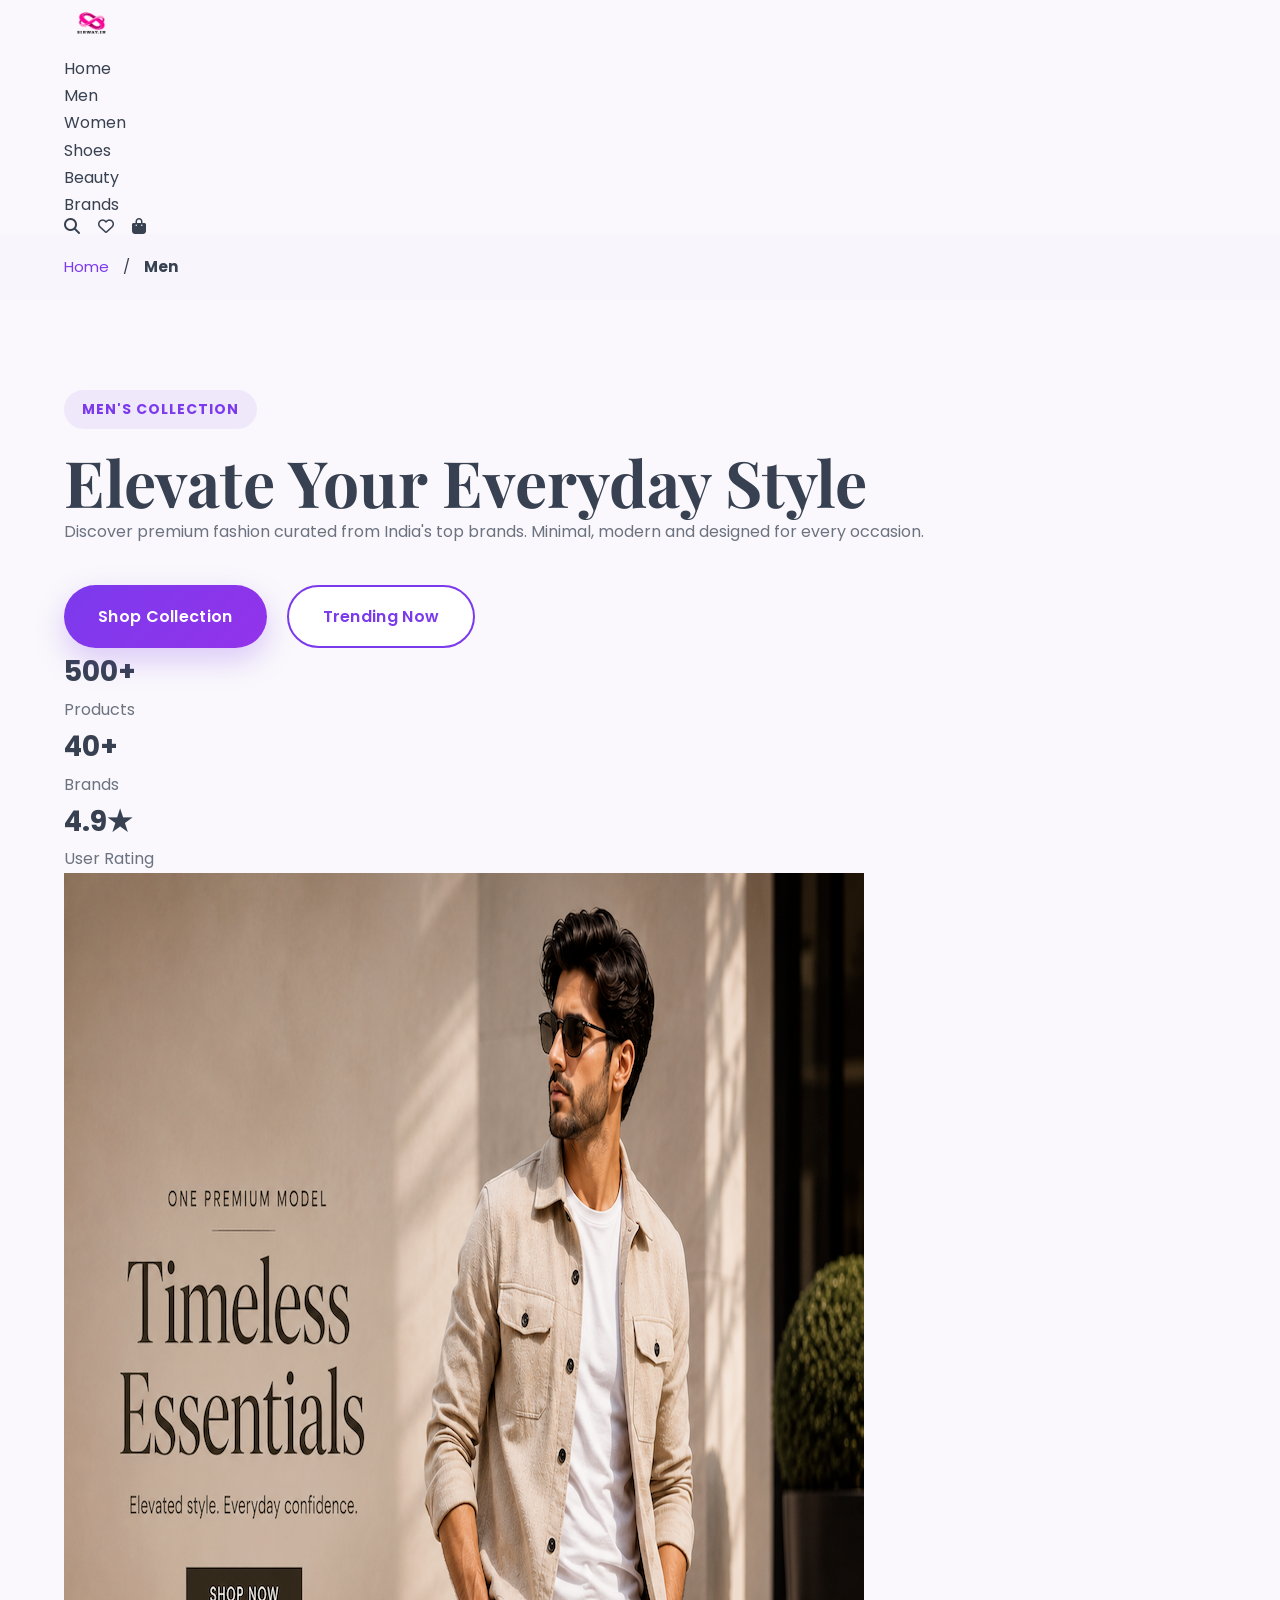
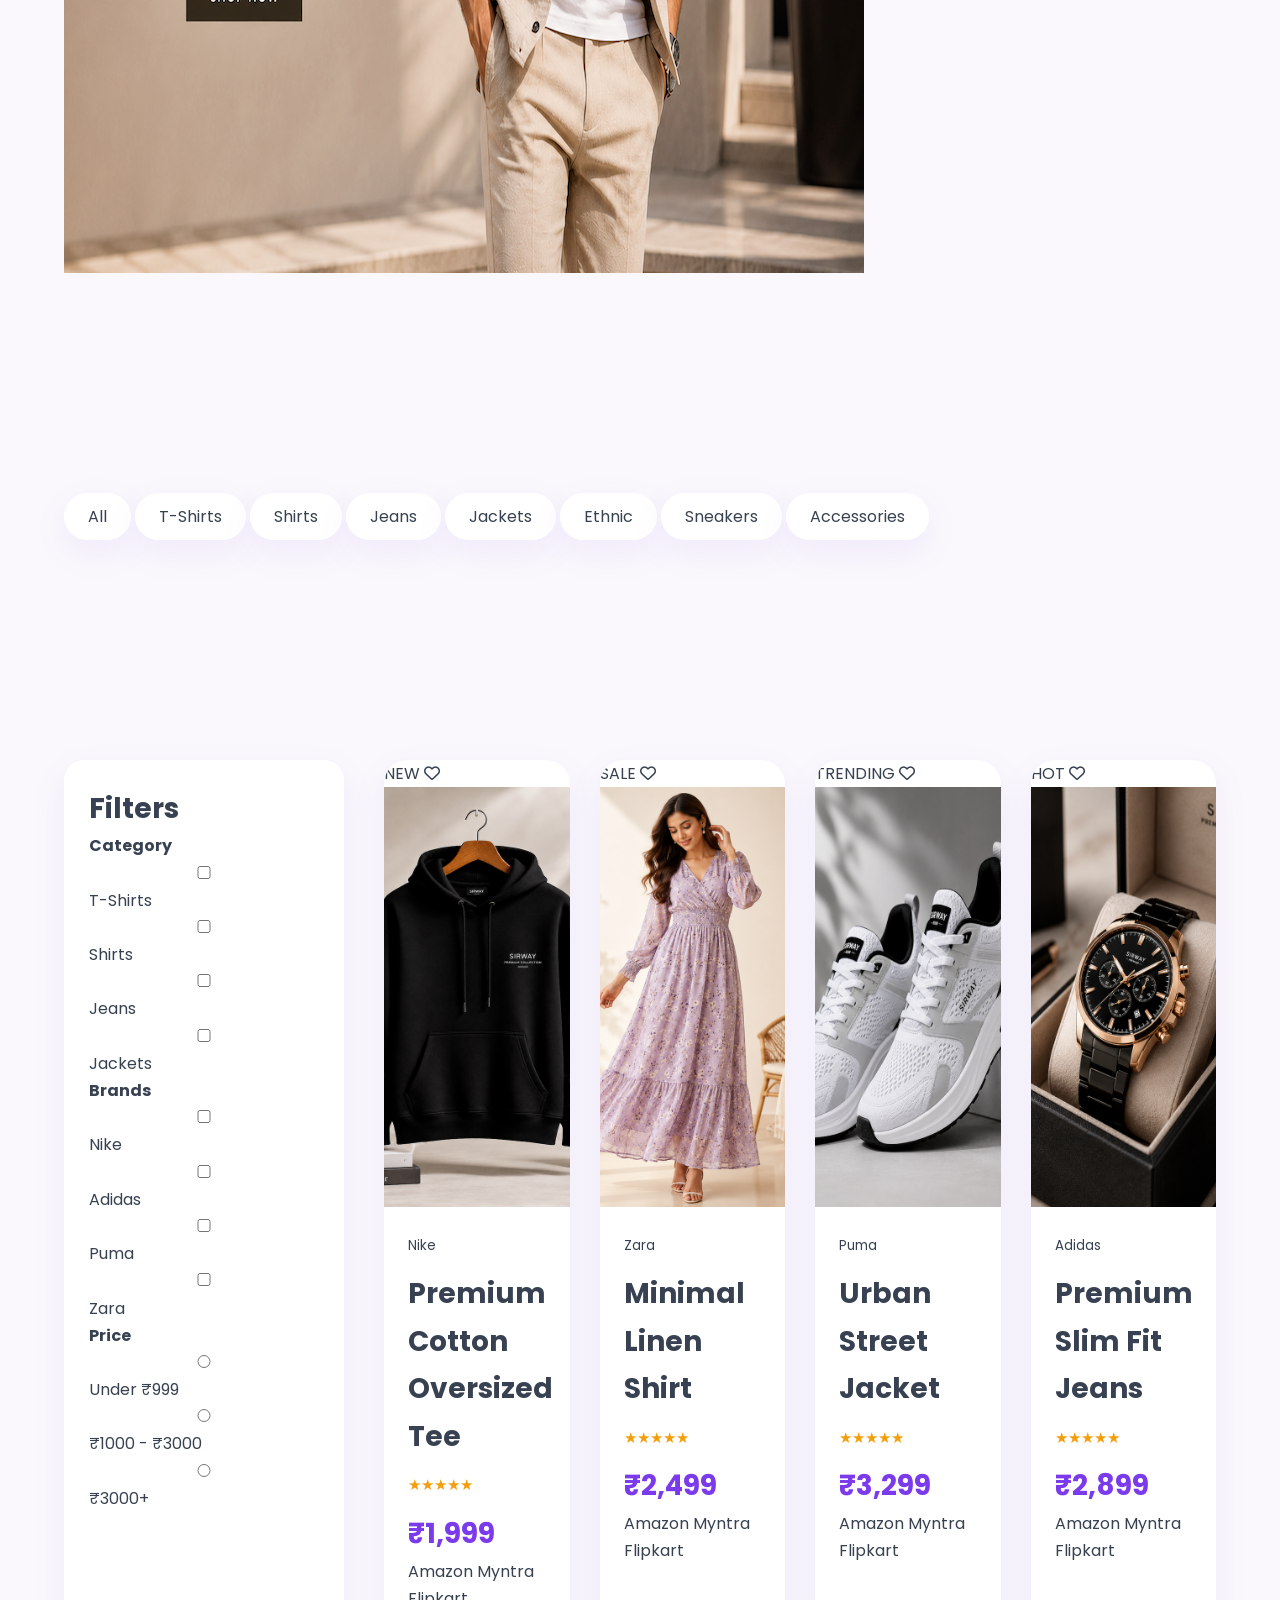
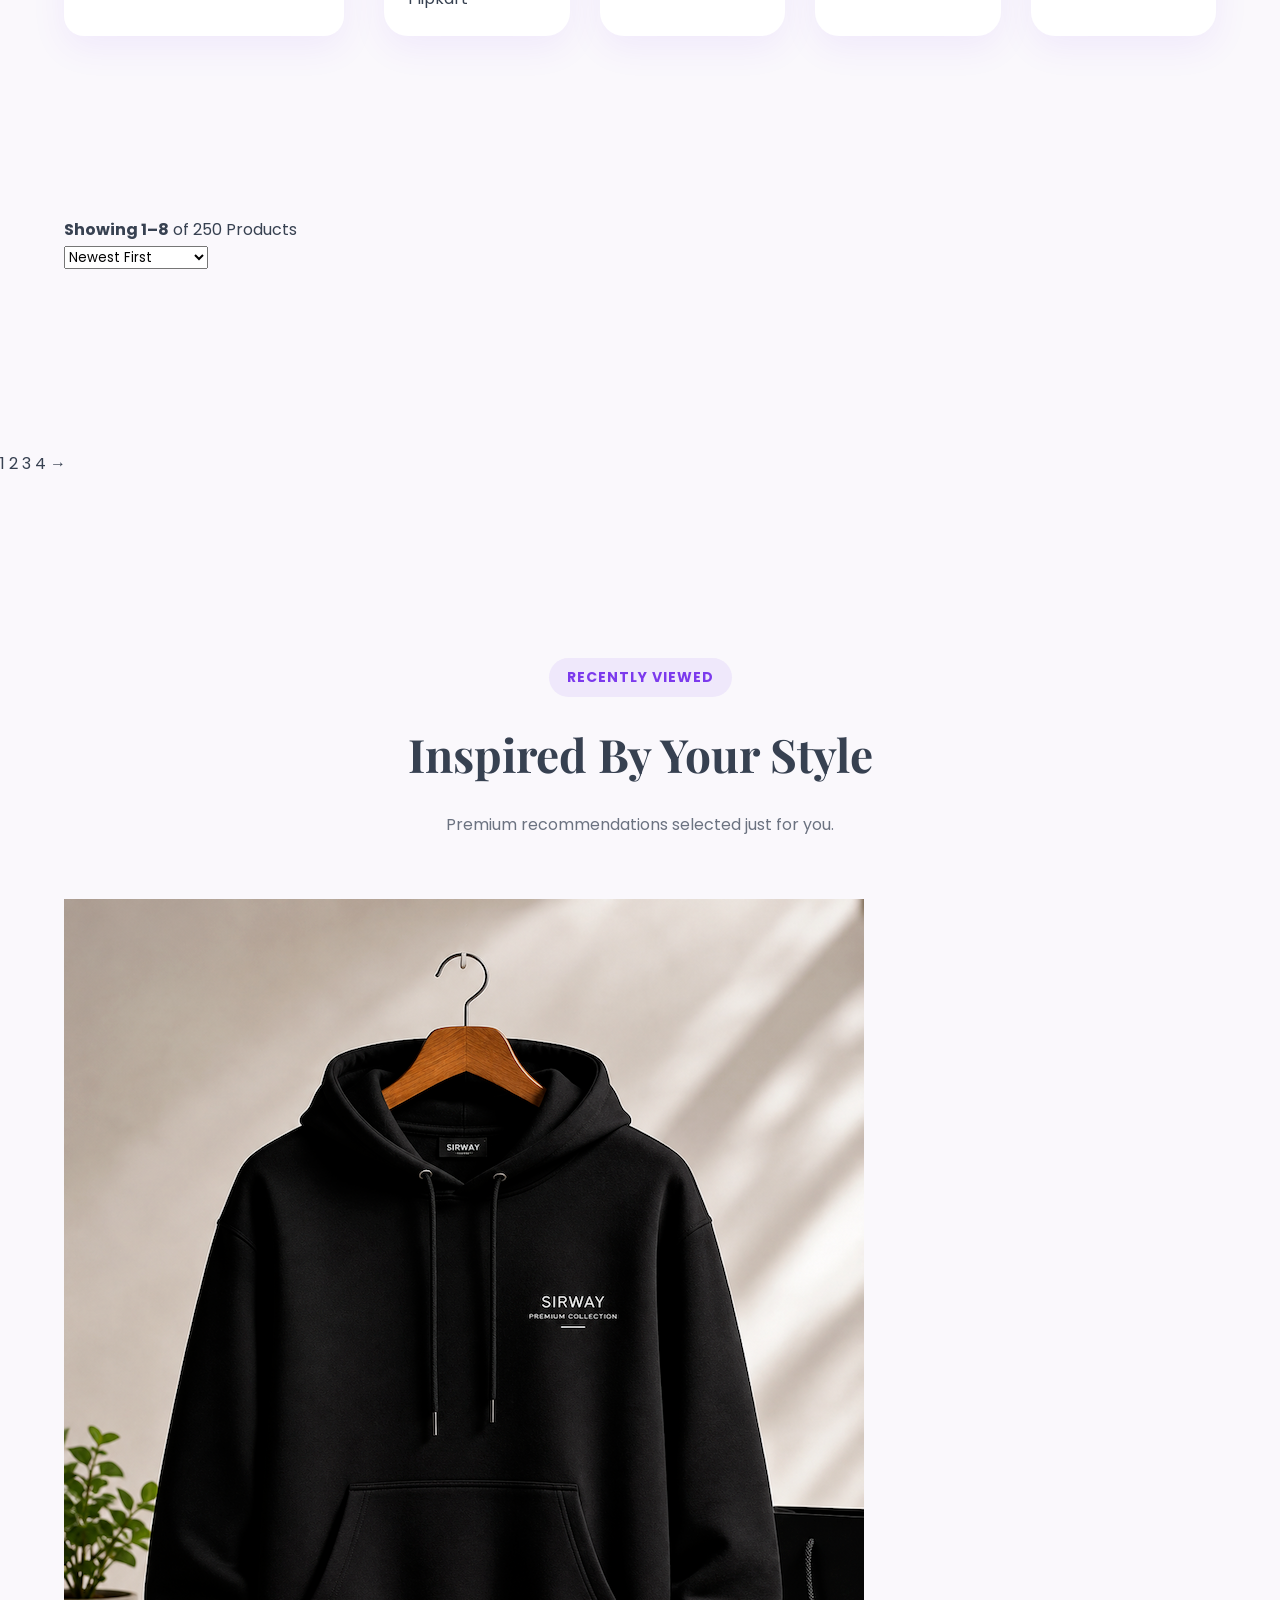
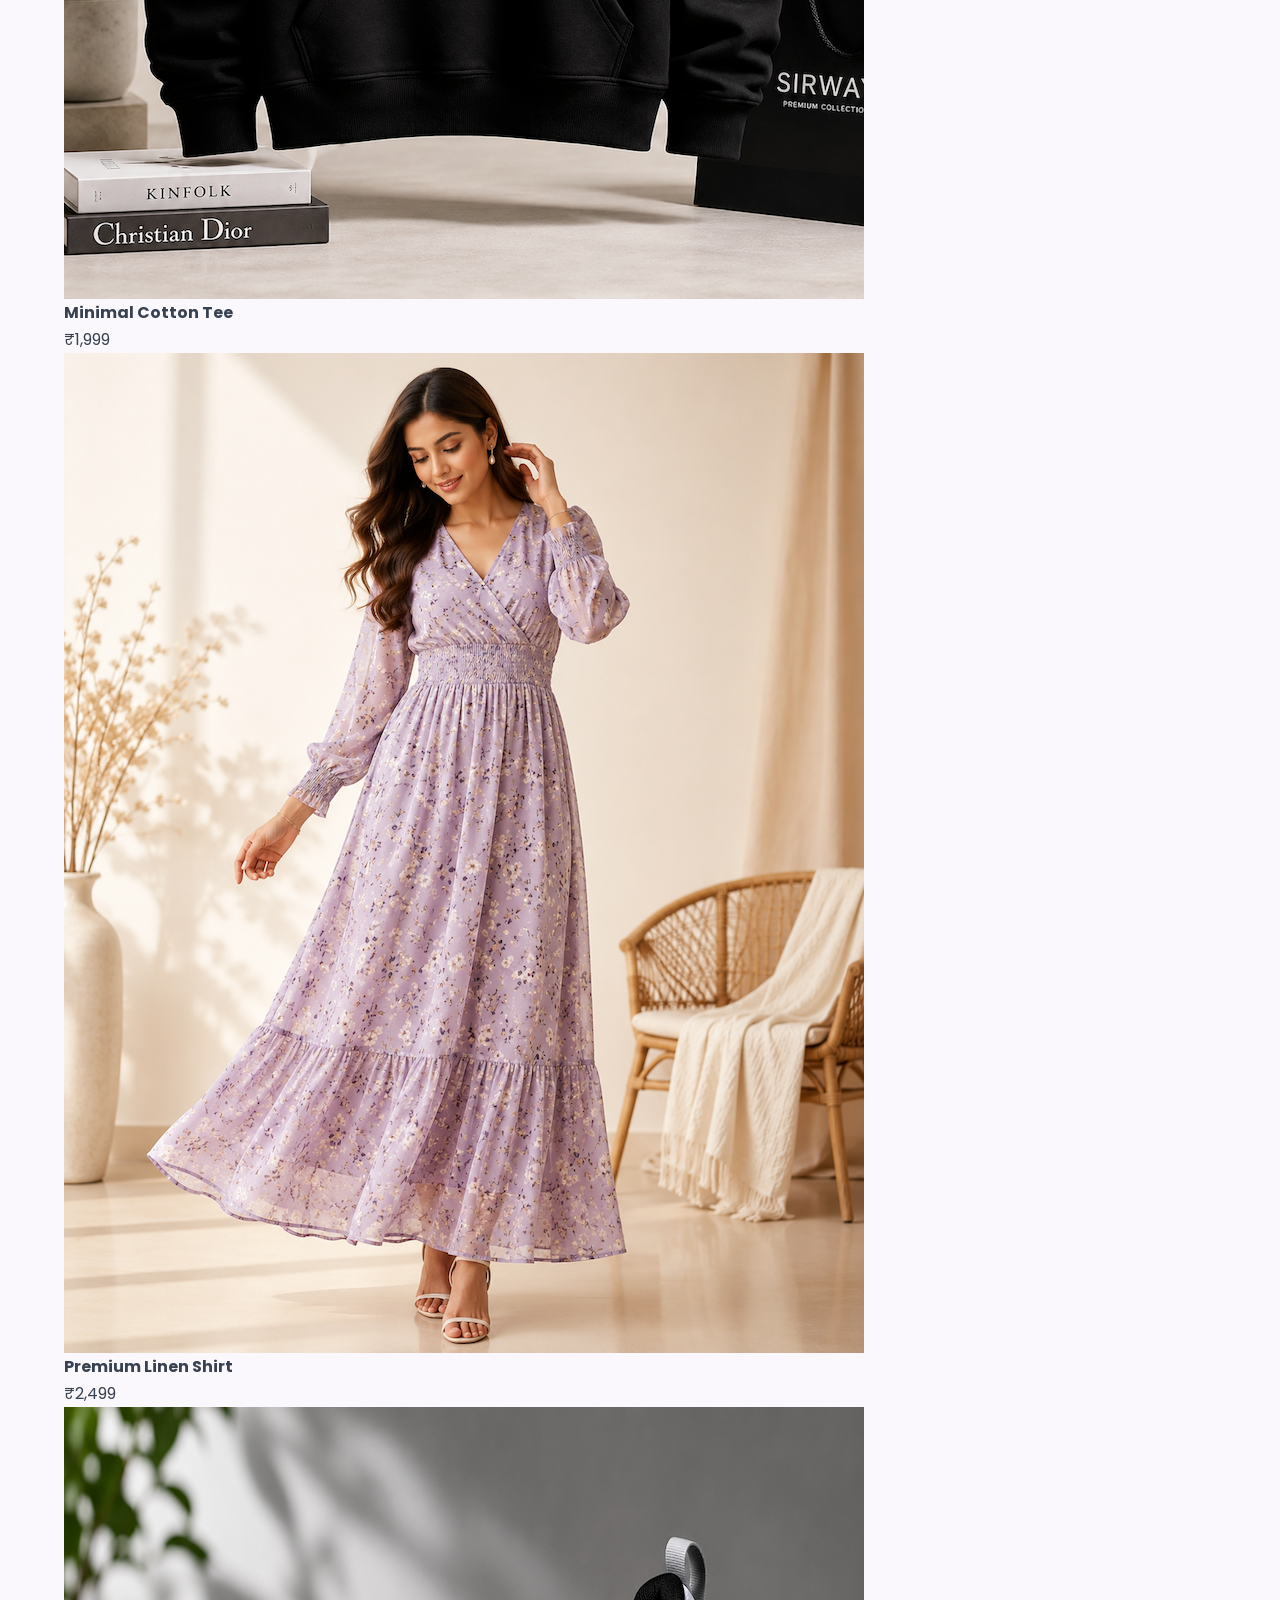
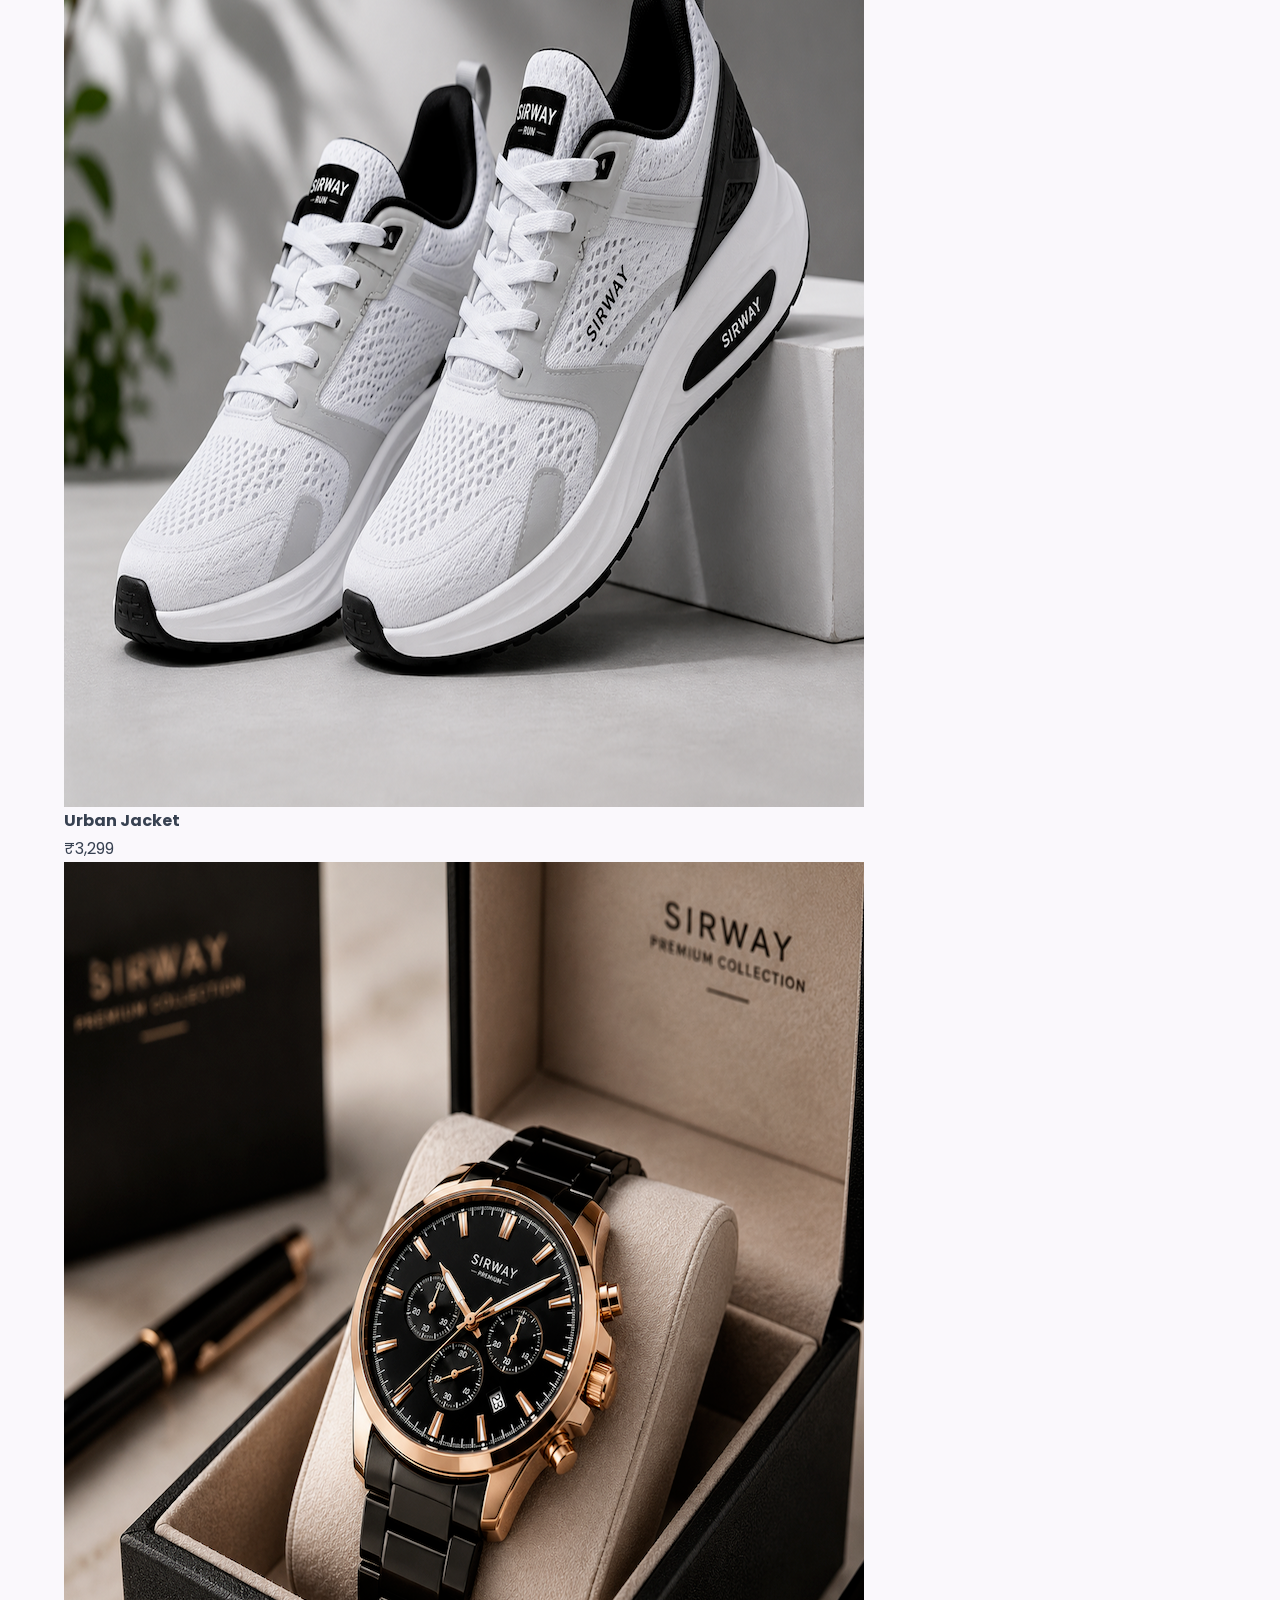
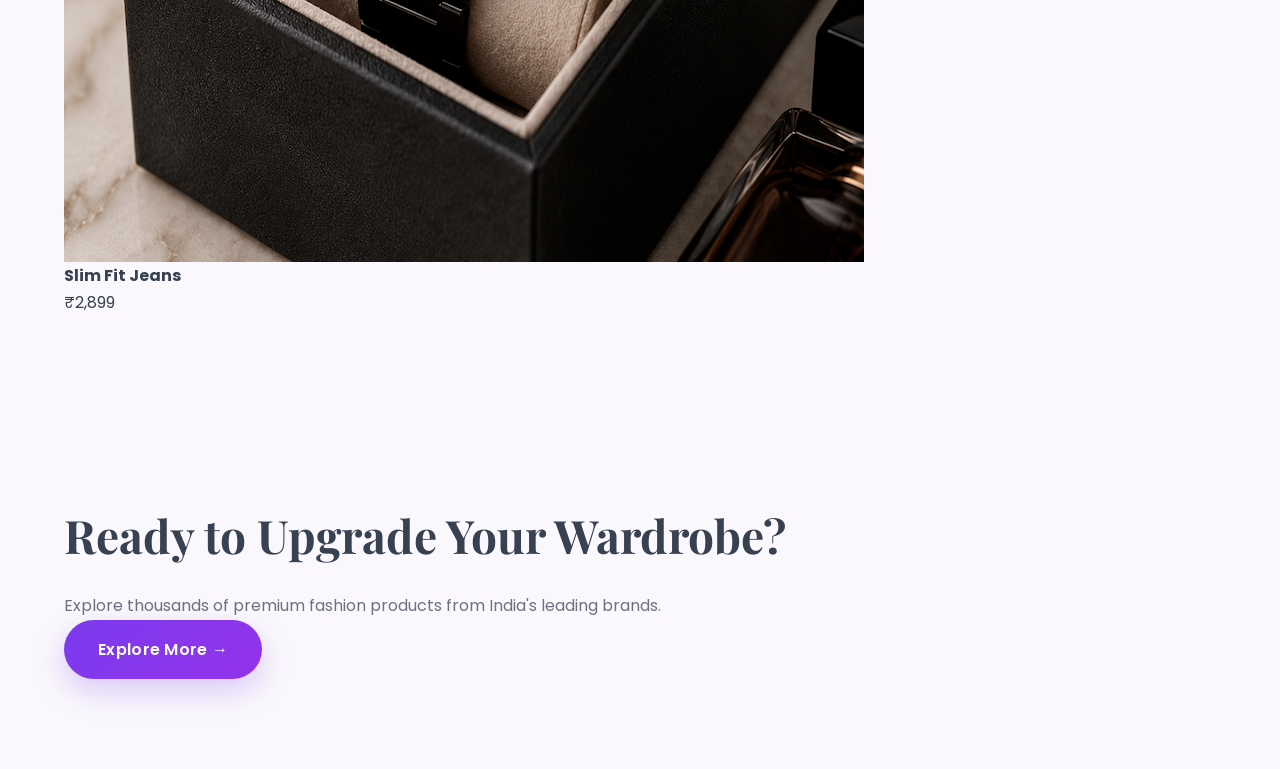
<file: men.html>
<!DOCTYPE html>
<html lang="en">

<head>

<meta charset="UTF-8">

<meta name="viewport" content="width=device-width, initial-scale=1.0">

<title>Men's Collection | SirWay</title>

<link rel="stylesheet" href="css/style.css">
<link rel="stylesheet" href="css/components.css">
<link rel="stylesheet" href="css/pages.css">
<link rel="stylesheet" href="css/responsive.css">

<link rel="preconnect" href="https://fonts.googleapis.com">

<link href="https://fonts.googleapis.com/css2?family=Poppins:wght@300;400;500;600;700;800&display=swap" rel="stylesheet">

<link rel="stylesheet"
href="https://cdnjs.cloudflare.com/ajax/libs/font-awesome/6.6.0/css/all.min.css">

</head>

<body>

<!-- =========================
HEADER
========================== -->

<header class="page-header">

<div class="container nav-container">

<a href="index.html" class="logo">

<img src="images/logo/logo.png">

</a>

<nav>

<ul>

<li><a href="index.html">Home</a></li>

<li><a class="active" href="#">Men</a></li>

<li><a href="women.html">Women</a></li>

<li><a href="#">Shoes</a></li>

<li><a href="#">Beauty</a></li>

<li><a href="#">Brands</a></li>

</ul>

</nav>

<div class="header-icons">

<i class="fa-solid fa-magnifying-glass"></i>

<i class="fa-regular fa-heart"></i>

<i class="fa-solid fa-bag-shopping"></i>

</div>

</div>

</header>

<!-- =========================
BREADCRUMB
========================== -->

<section class="breadcrumb">

<div class="container">

<a href="index.html">Home</a>

<span>/</span>

<strong>Men</strong>

</div>

</section>

<!-- =========================
HERO
========================== -->

<section class="men-hero">

<div class="container hero-grid">

<div class="hero-left">

<span class="section-tag">

MEN'S COLLECTION

</span>

<h1>

Elevate Your Everyday Style

</h1>

<p>

Discover premium fashion curated from India's
top brands. Minimal, modern and designed for
every occasion.

</p>

<div class="hero-buttons">

<a href="#" class="btn-primary">

Shop Collection

</a>

<a href="#" class="btn-secondary">

Trending Now

</a>

</div>

<div class="hero-stats">

<div>

<h3>500+</h3>

<p>Products</p>

</div>

<div>

<h3>40+</h3>

<p>Brands</p>

</div>

<div>

<h3>4.9★</h3>

<p>User Rating</p>

</div>

</div>

</div>

<div class="hero-right">

<img src="images/categories/men.jpg">

</div>

</div>

</section>

<!-- =========================
CATEGORY PILLS
========================== -->

<section class="category-pills">

<div class="container">

<a href="#">All</a>

<a href="#">T-Shirts</a>

<a href="#">Shirts</a>

<a href="#">Jeans</a>

<a href="#">Jackets</a>

<a href="#">Ethnic</a>

<a href="#">Sneakers</a>

<a href="#">Accessories</a>

</div>

</section>

  <!--=========================================
        SHOP SECTION
==========================================-->

<section class="shop-section">

<div class="container shop-layout">

    <!-- FILTERS -->

    <aside class="filters">

        <h3>Filters</h3>

        <div class="filter-box">

            <h4>Category</h4>

            <label><input type="checkbox"> T-Shirts</label>
            <label><input type="checkbox"> Shirts</label>
            <label><input type="checkbox"> Jeans</label>
            <label><input type="checkbox"> Jackets</label>

        </div>

        <div class="filter-box">

            <h4>Brands</h4>

            <label><input type="checkbox"> Nike</label>
            <label><input type="checkbox"> Adidas</label>
            <label><input type="checkbox"> Puma</label>
            <label><input type="checkbox"> Zara</label>

        </div>

        <div class="filter-box">

            <h4>Price</h4>

            <label><input type="radio" name="price"> Under ₹999</label>
            <label><input type="radio" name="price"> ₹1000 - ₹3000</label>
            <label><input type="radio" name="price"> ₹3000+</label>

        </div>

    </aside>

    <!-- PRODUCTS -->

    <div class="products-grid">

        <!-- PRODUCT -->

        <div class="product-card">

            <span class="badge">NEW</span>

            <span class="wishlist">

                <i class="fa-regular fa-heart"></i>

            </span>

            <img src="images/products/product1.jpg">

            <div class="product-content">

                <small>Nike</small>

                <h3>Premium Cotton Oversized Tee</h3>

                <div class="rating">

                    ★★★★★

                </div>

                <div class="price">

                    ₹1,999

                </div>

                <div class="market-links">

                    <a href="#">Amazon</a>

                    <a href="#">Myntra</a>

                    <a href="#">Flipkart</a>

                </div>

            </div>

        </div>

        <!-- CARD 2 -->

        <div class="product-card">

            <span class="badge sale">

                SALE

            </span>

            <span class="wishlist">

                <i class="fa-regular fa-heart"></i>

            </span>

            <img src="images/products/product2.jpg">

            <div class="product-content">

                <small>Zara</small>

                <h3>Minimal Linen Shirt</h3>

                <div class="rating">

                    ★★★★★

                </div>

                <div class="price">

                    ₹2,499

                </div>

                <div class="market-links">

                    <a href="#">Amazon</a>

                    <a href="#">Myntra</a>

                    <a href="#">Flipkart</a>

                </div>

            </div>

        </div>

        <!-- CARD 3 -->

        <div class="product-card">

            <span class="badge">

                TRENDING

            </span>

            <span class="wishlist">

                <i class="fa-regular fa-heart"></i>

            </span>

            <img src="images/products/product3.jpg">

            <div class="product-content">

                <small>Puma</small>

                <h3>Urban Street Jacket</h3>

                <div class="rating">

                    ★★★★★

                </div>

                <div class="price">

                    ₹3,299

                </div>

                <div class="market-links">

                    <a href="#">Amazon</a>

                    <a href="#">Myntra</a>

                    <a href="#">Flipkart</a>

                </div>

            </div>

        </div>

        <!-- CARD 4 -->

        <div class="product-card">

            <span class="badge">

                HOT

            </span>

            <span class="wishlist">

                <i class="fa-regular fa-heart"></i>

            </span>

            <img src="images/products/product4.jpg">

            <div class="product-content">

                <small>Adidas</small>

                <h3>Premium Slim Fit Jeans</h3>

                <div class="rating">

                    ★★★★★

                </div>

                <div class="price">

                    ₹2,899

                </div>

                <div class="market-links">

                    <a href="#">Amazon</a>

                    <a href="#">Myntra</a>

                    <a href="#">Flipkart</a>

                </div>

            </div>

        </div>

    </div>

</div>

</section>

<!--=========================================
            SORT BAR
==========================================-->

<section class="sort-section">

    <div class="container sort-container">

        <div>

            <strong>Showing 1–8</strong> of 250 Products

        </div>

        <div>

            <select>

                <option>Newest First</option>
                <option>Popularity</option>
                <option>Price : Low to High</option>
                <option>Price : High to Low</option>

            </select>

        </div>

    </div>

</section>


<!--=========================================
        PAGINATION
==========================================-->

<section class="pagination">

    <a href="#" class="active">1</a>

    <a href="#">2</a>

    <a href="#">3</a>

    <a href="#">4</a>

    <a href="#">→</a>

</section>


<!--=========================================
        RECENTLY VIEWED
==========================================-->

<section class="recent-products">

<div class="container">

<div class="section-heading">

<span class="section-tag">

RECENTLY VIEWED

</span>

<h2>

Inspired By Your Style

</h2>

<p>

Premium recommendations selected just for you.

</p>

</div>

<div class="recent-grid">

<div class="recent-card">

<img src="images/products/product1.jpg">

<h4>Minimal Cotton Tee</h4>

<span>₹1,999</span>

</div>

<div class="recent-card">

<img src="images/products/product2.jpg">

<h4>Premium Linen Shirt</h4>

<span>₹2,499</span>

</div>

<div class="recent-card">

<img src="images/products/product3.jpg">

<h4>Urban Jacket</h4>

<span>₹3,299</span>

</div>

<div class="recent-card">

<img src="images/products/product4.jpg">

<h4>Slim Fit Jeans</h4>

<span>₹2,899</span>

</div>

</div>

</div>

</section>


<!--=========================================
        MINI CTA
==========================================-->

<section class="shop-cta">

<div class="container">

<h2>

Ready to Upgrade Your Wardrobe?

</h2>

<p>

Explore thousands of premium fashion products from
India's leading brands.

</p>

<a href="#" class="btn-primary">

Explore More →

</a>

</div>

</section>
</file>
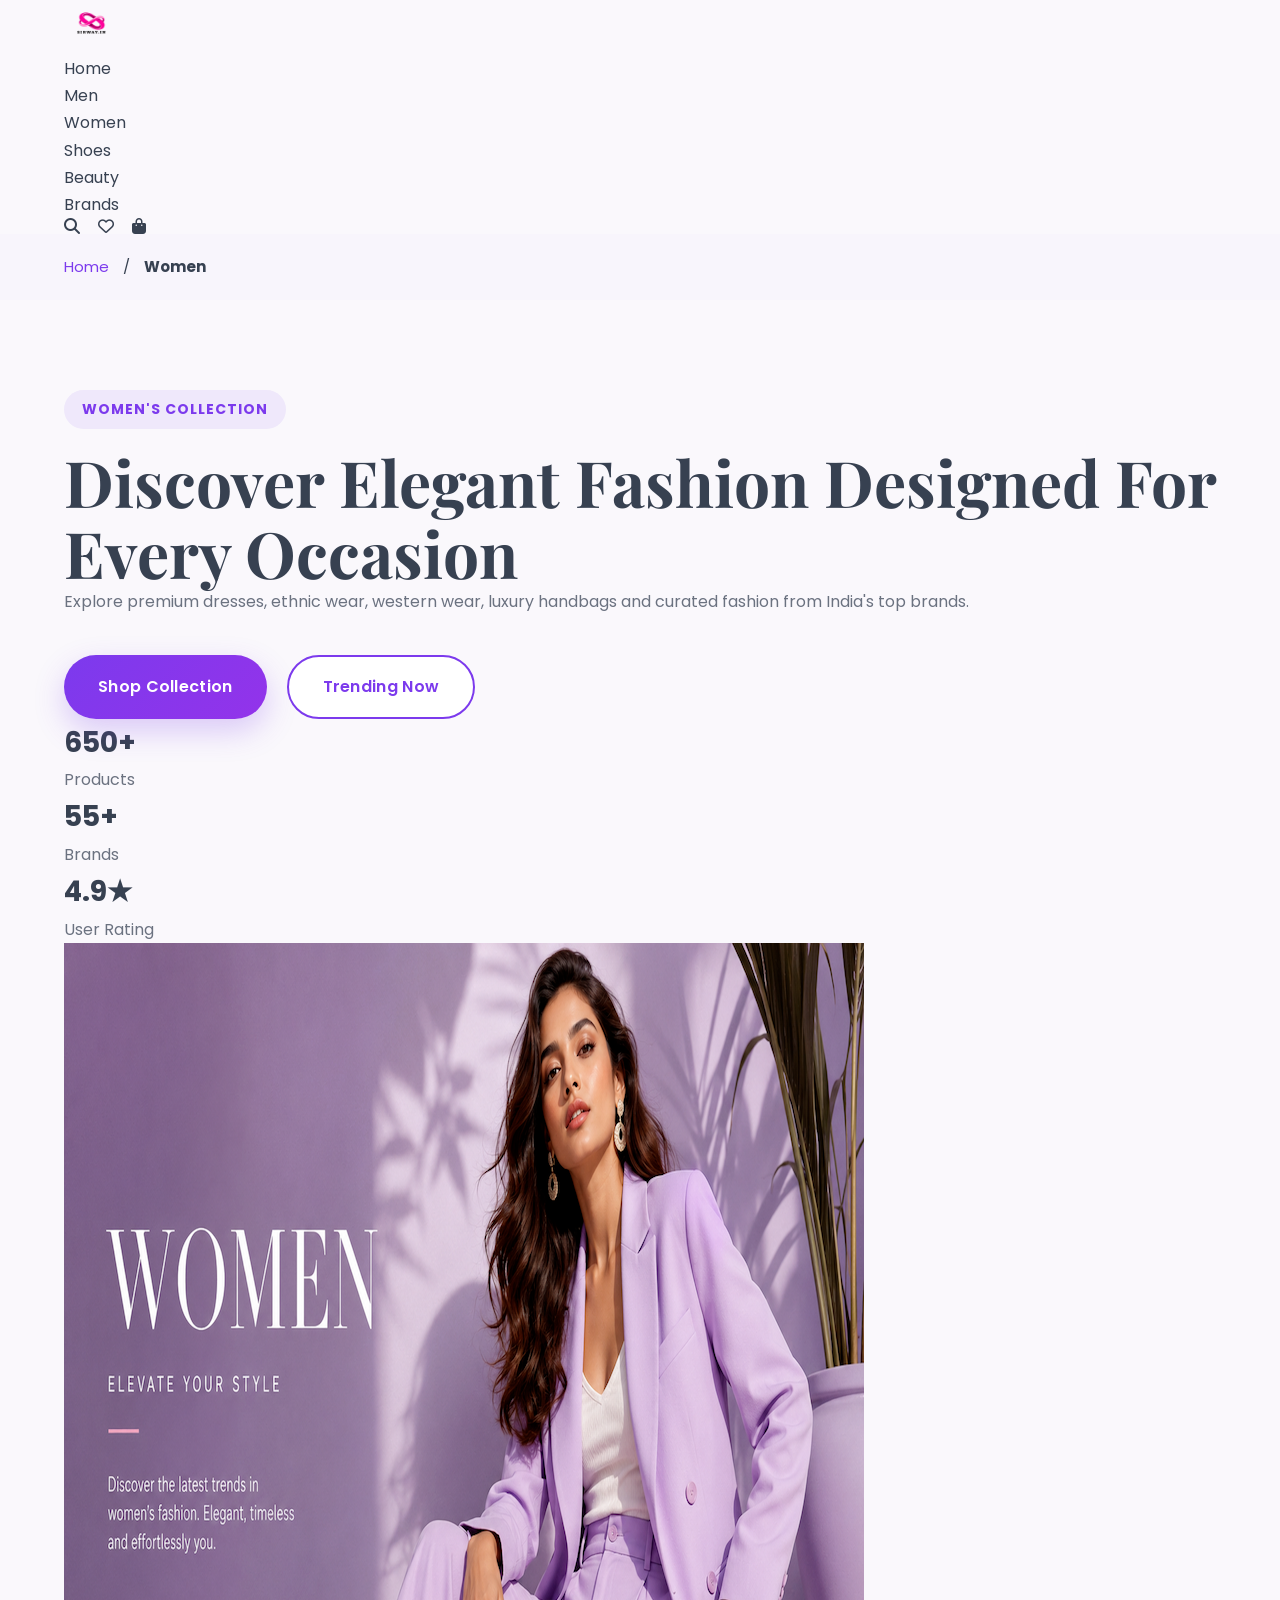
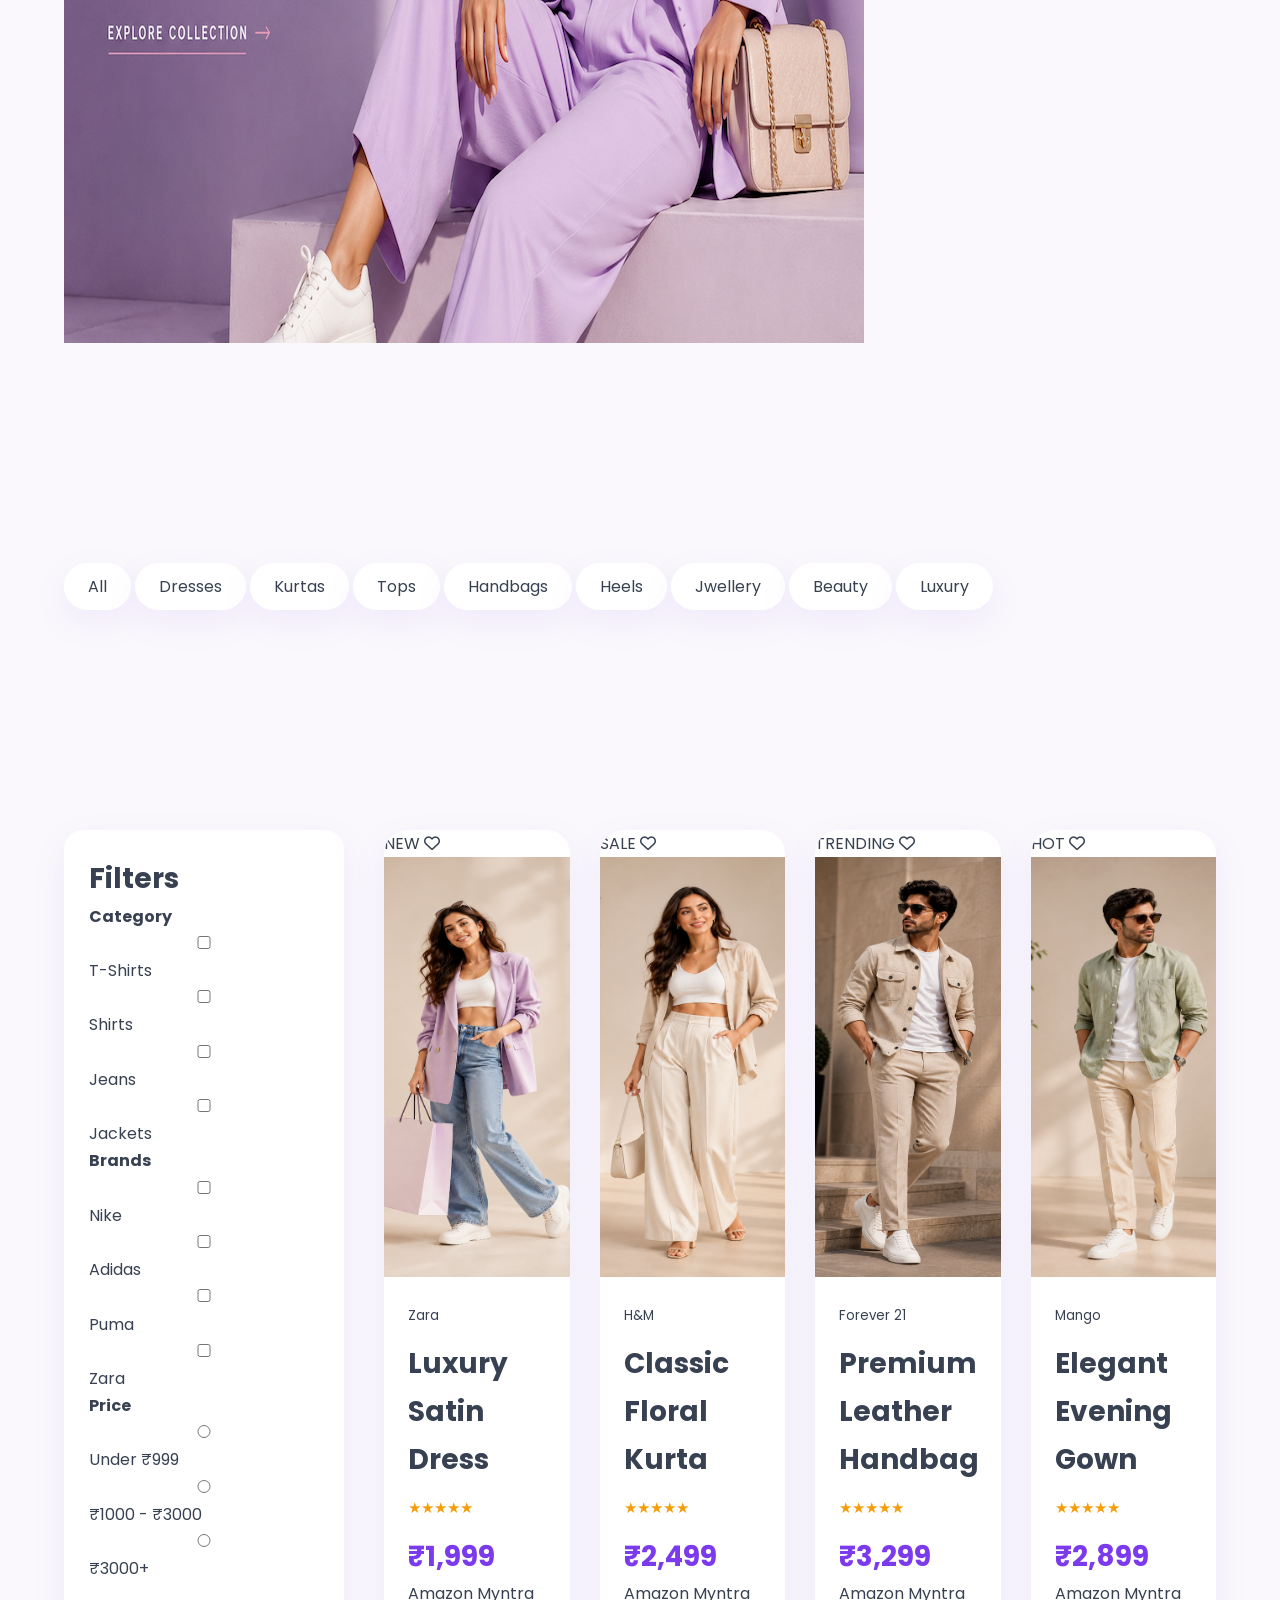
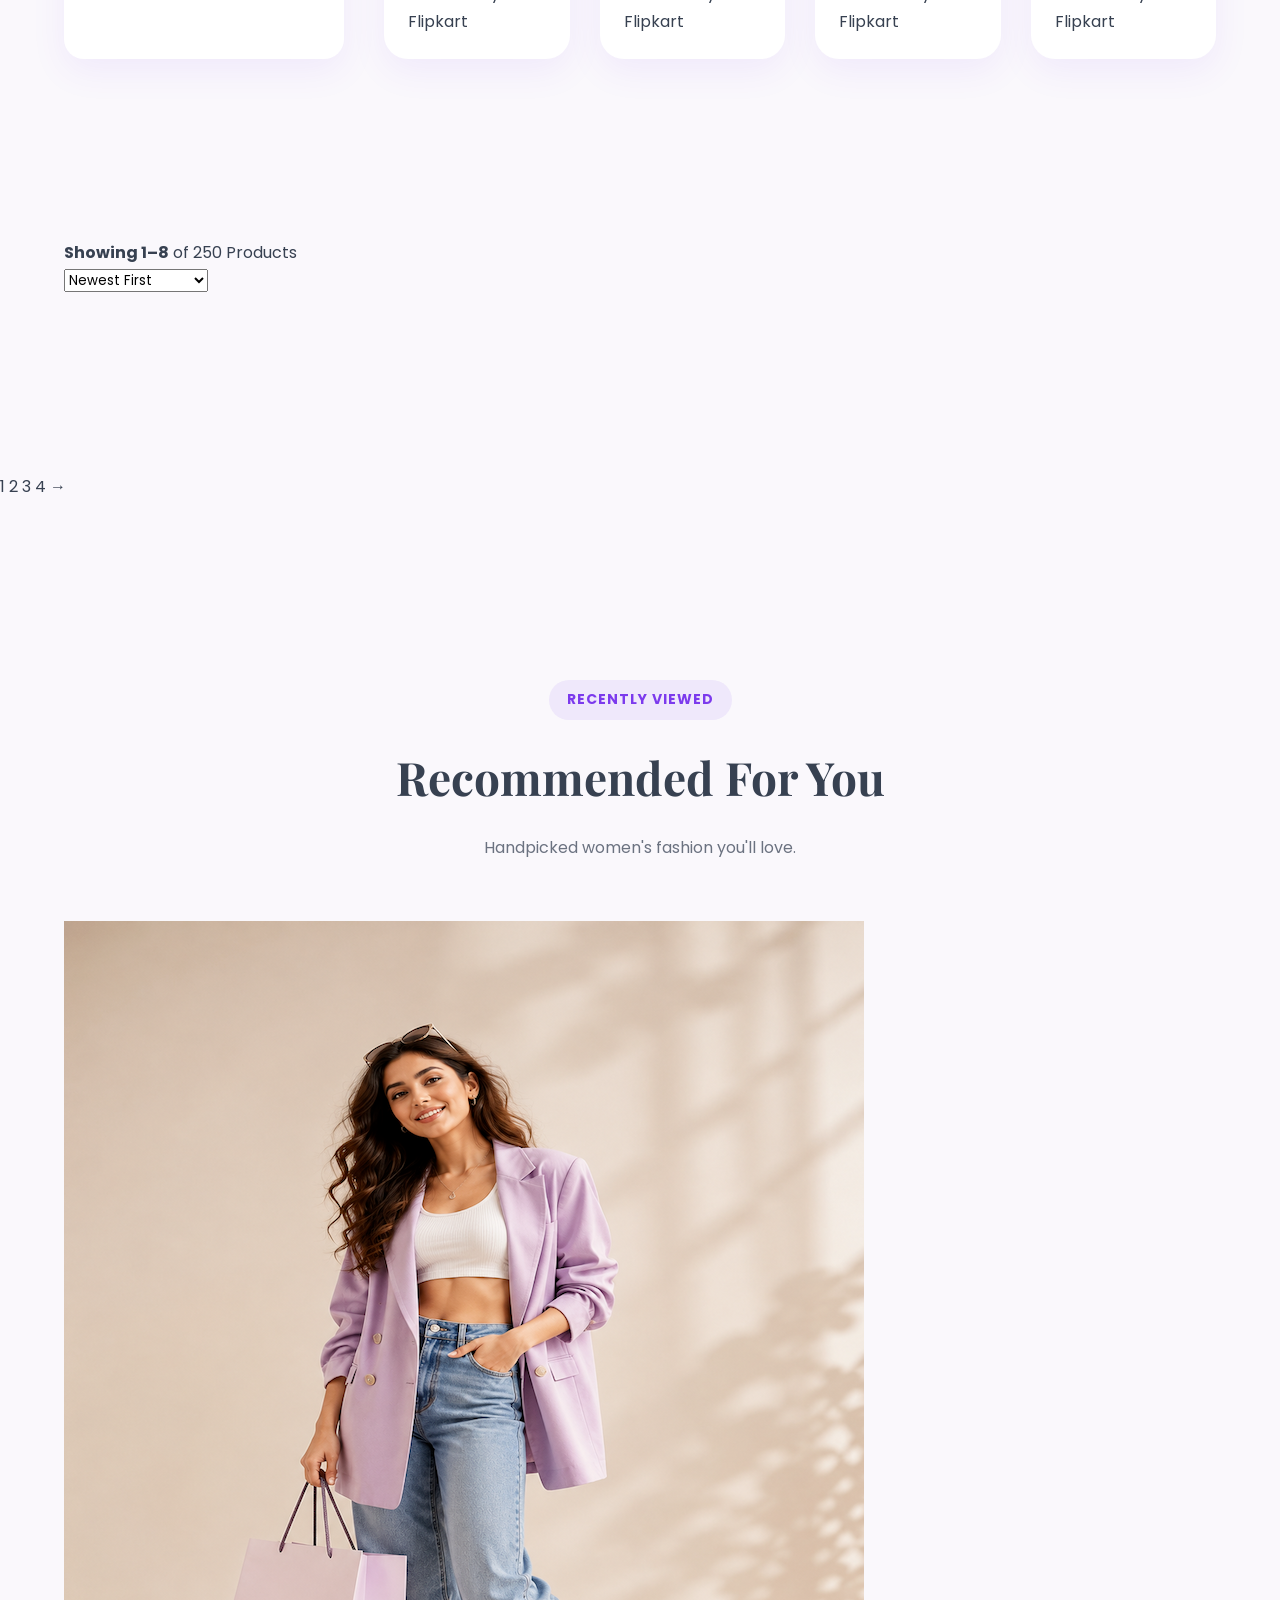
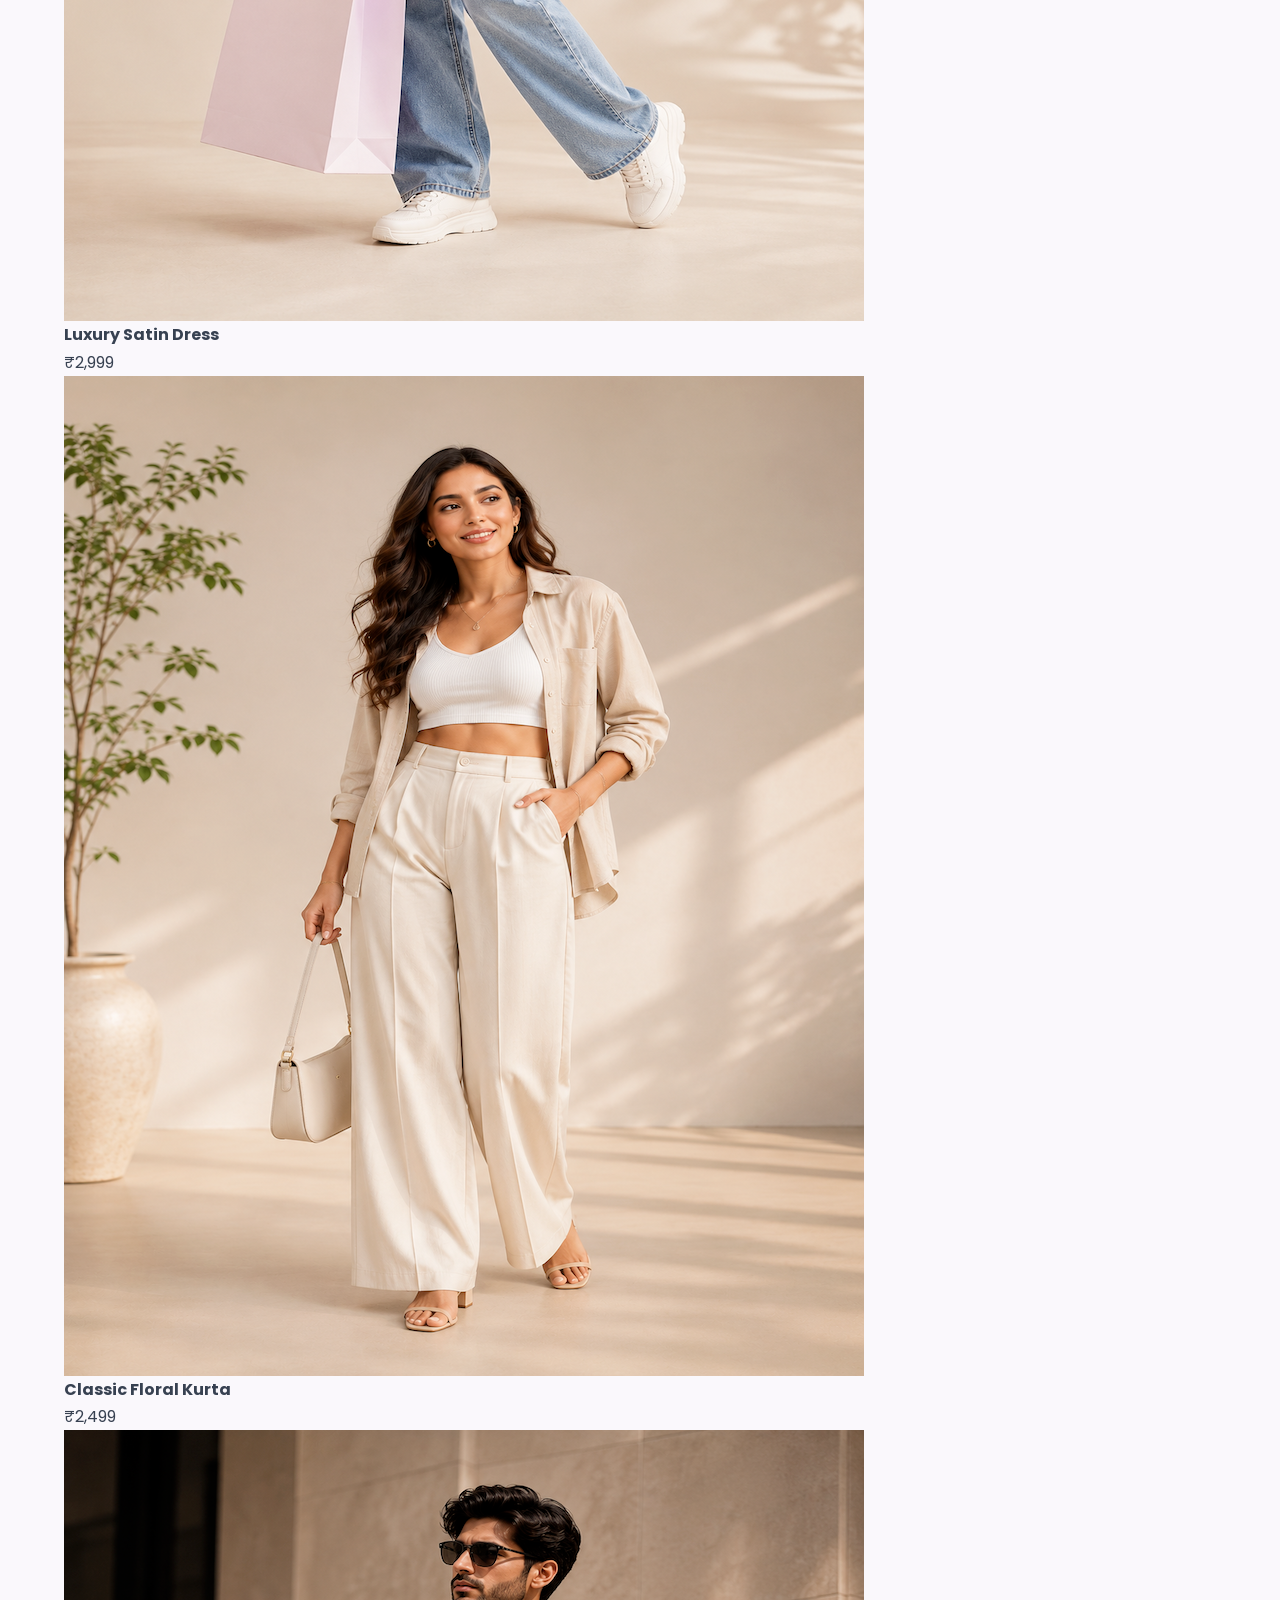
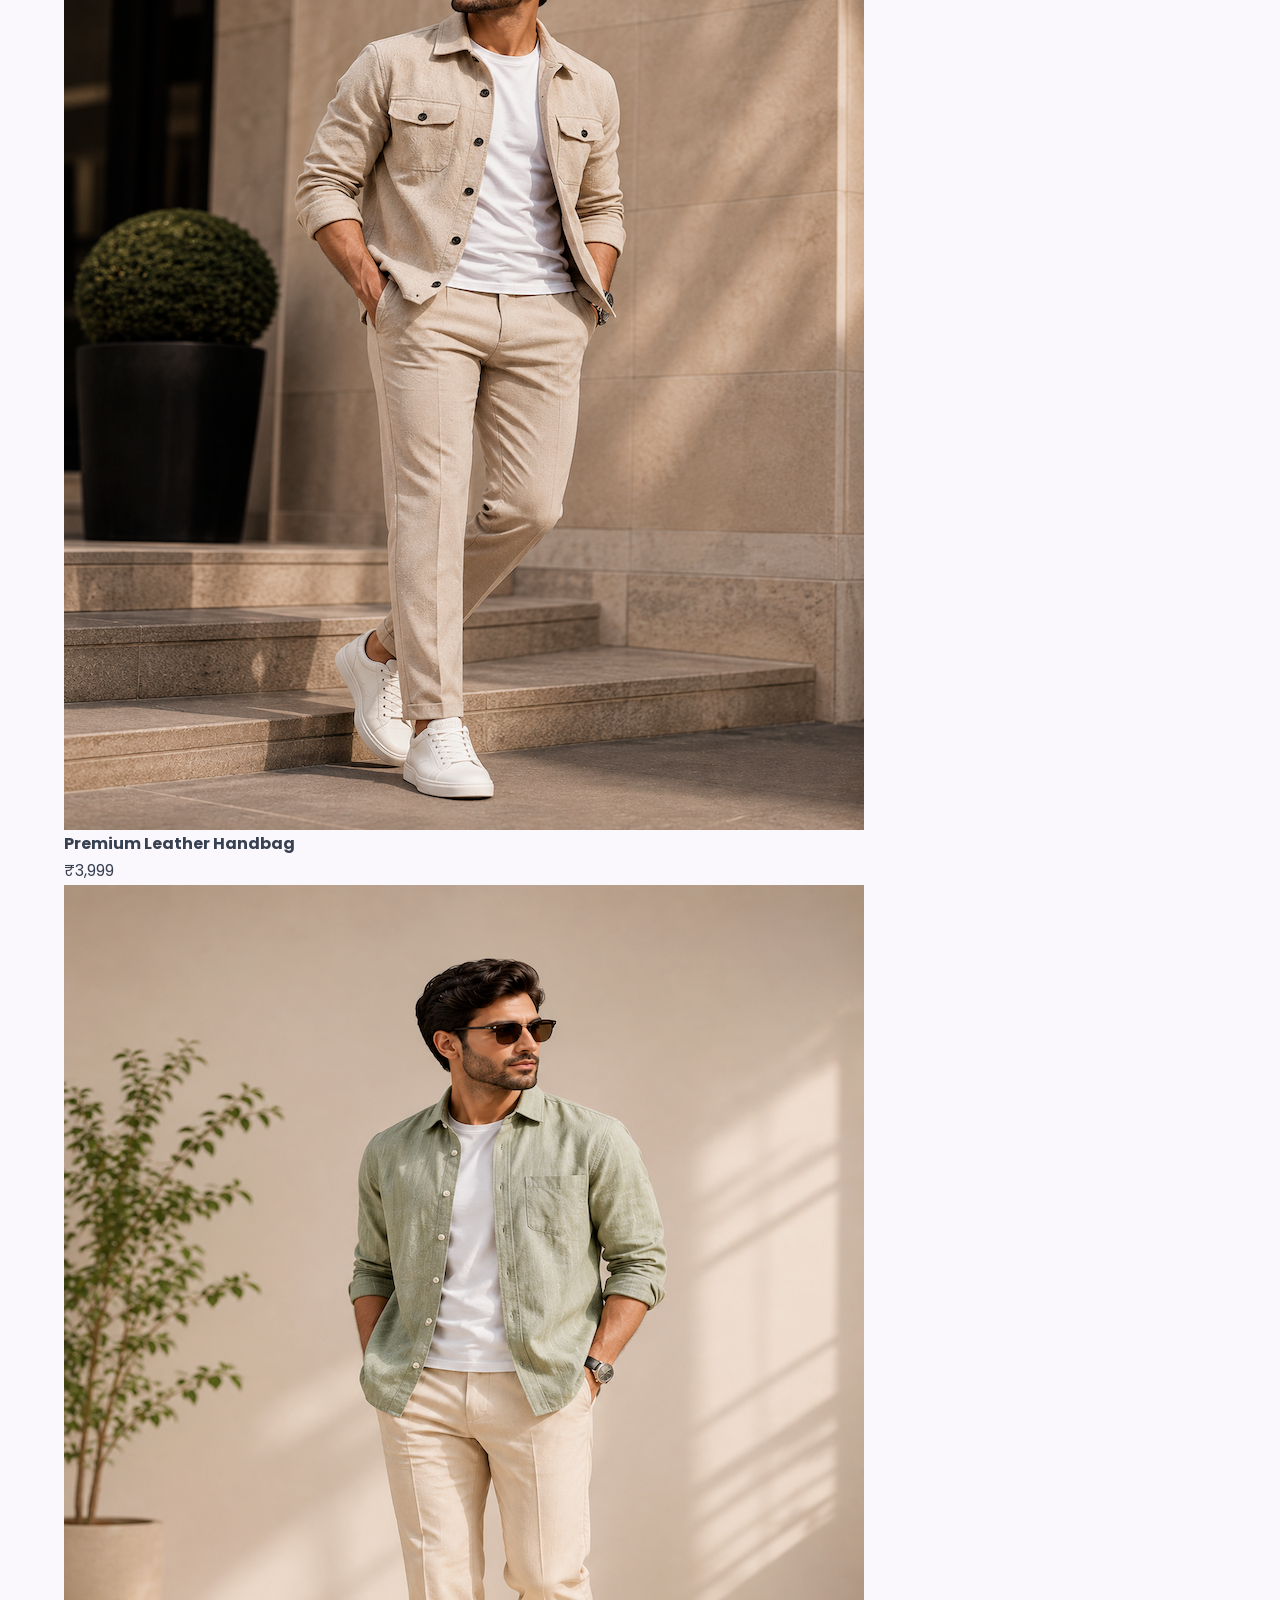
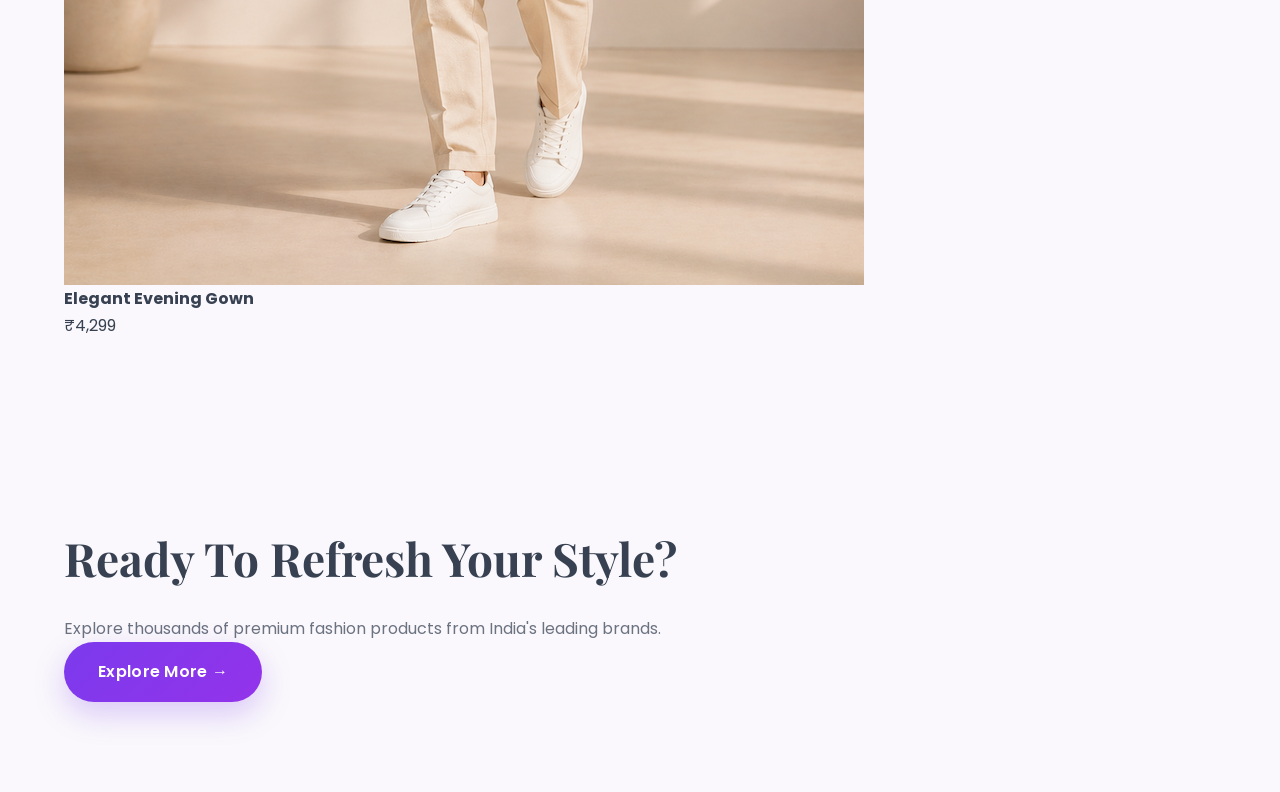
<file: women.html>
<!DOCTYPE html>
<html lang="en">

<head>

<meta charset="UTF-8">

<meta name="viewport" content="width=device-width, initial-scale=1.0">

<title>Women's Collection | SirWay</title>

<link rel="stylesheet" href="css/style.css">
<link rel="stylesheet" href="css/components.css">
<link rel="stylesheet" href="css/pages.css">
<link rel="stylesheet" href="css/responsive.css">

<link rel="preconnect" href="https://fonts.googleapis.com">

<link href="https://fonts.googleapis.com/css2?family=Poppins:wght@300;400;500;600;700;800&display=swap" rel="stylesheet">

<link rel="stylesheet"
href="https://cdnjs.cloudflare.com/ajax/libs/font-awesome/6.6.0/css/all.min.css">

</head>

<body>

<!-- =========================
HEADER
========================== -->

<header class="page-header">

<div class="container nav-container">

<a href="index.html" class="logo">

<img src="images/logo/logo.png">

</a>

<nav>

<ul>

<li><a href="index.html">Home</a></li>

<li><a href="men.html">Men</a></li>

<li><a class="active" href="women.html">Women</a></li>

<li><a href="shoes.html">Shoes</a></li>

<li><a href="beauty.html">Beauty</a></li>

<li><a href="brands.html">Brands</a></li>

</ul>

</nav>

<div class="header-icons">

<i class="fa-solid fa-magnifying-glass"></i>

<i class="fa-regular fa-heart"></i>

<i class="fa-solid fa-bag-shopping"></i>

</div>

</div>

</header>

<!-- =========================
BREADCRUMB
========================== -->

<section class="breadcrumb">

<div class="container">

<a href="index.html">Home</a>

<span>/</span>

<strong>Women</strong>

</div>

</section>

<!-- =========================
HERO
========================== -->

<section class="men-hero">

<div class="container hero-grid">

<div class="hero-left">

<span class="section-tag">

WOMEN'S COLLECTION

</span>

<h1>

Discover Elegant Fashion
Designed For Every Occasion

</h1>

<p>

Explore premium dresses,
ethnic wear, western wear,
luxury handbags and curated
fashion from India's top brands.

</p>

<div class="hero-buttons">

<a href="#" class="btn-primary">

Shop Collection

</a>

<a href="#" class="btn-secondary">

Trending Now

</a>

</div>

<div class="hero-stats">

<div>

<h3>650+</h3>

<p>Products</p>

</div>

<div>

<h3>55+</h3>

<p>Brands</p>

</div>

<div>

<h3>4.9★</h3>

<p>User Rating</p>

</div>

</div>

</div>

<div class="hero-right">

<img src="images/categories/women.jpg">

</div>

</div>

</section>

<!-- =========================
CATEGORY PILLS
========================== -->

<section class="category-pills">

<div class="container">

<a href="#">All</a>

<a href="#">Dresses</a>

<a href="#">Kurtas</a>

<a href="#">Tops</a>

<a href="#">Handbags</a>

<a href="#">Heels</a>

<a href="#">Jwellery</a>

<a href="#">Beauty</a>
  
<a href="#">Luxury</a>

</div>

</section>

  <!--=========================================
        SHOP SECTION
==========================================-->

<section class="shop-section">

<div class="container shop-layout">

    <!-- FILTERS -->

    <aside class="filters">

        <h3>Filters</h3>

        <div class="filter-box">

            <h4>Category</h4>

            <label><input type="checkbox"> T-Shirts</label>
            <label><input type="checkbox"> Shirts</label>
            <label><input type="checkbox"> Jeans</label>
            <label><input type="checkbox"> Jackets</label>

        </div>

        <div class="filter-box">

            <h4>Brands</h4>

            <label><input type="checkbox"> Nike</label>
            <label><input type="checkbox"> Adidas</label>
            <label><input type="checkbox"> Puma</label>
            <label><input type="checkbox"> Zara</label>

        </div>

        <div class="filter-box">

            <h4>Price</h4>

            <label><input type="radio" name="price"> Under ₹999</label>
            <label><input type="radio" name="price"> ₹1000 - ₹3000</label>
            <label><input type="radio" name="price"> ₹3000+</label>

        </div>

    </aside>

    <!-- PRODUCTS -->

    <div class="products-grid">

        <!-- PRODUCT -->

        <div class="product-card">

            <span class="badge">NEW</span>

            <span class="wishlist">

                <i class="fa-regular fa-heart"></i>

            </span>

            <img src="images/products/pick1.jpg">

            <div class="product-content">

                <small>Zara</small>

                <h3>Luxury Satin Dress</h3>

                <div class="rating">

                    ★★★★★

                </div>

                <div class="price">

                    ₹1,999

                </div>

                <div class="market-links">

                    <a href="#">Amazon</a>

                    <a href="#">Myntra</a>

                    <a href="#">Flipkart</a>

                </div>

            </div>

        </div>

        <!-- CARD 2 -->

        <div class="product-card">

            <span class="badge sale">

                SALE

            </span>

            <span class="wishlist">

                <i class="fa-regular fa-heart"></i>

            </span>

            <img src="images/products/pick2.jpg">

            <div class="product-content">

                <small>H&M</small>

                <h3>Classic Floral Kurta</h3>

                <div class="rating">

                    ★★★★★

                </div>

                <div class="price">

                    ₹2,499

                </div>

                <div class="market-links">

                    <a href="#">Amazon</a>

                    <a href="#">Myntra</a>

                    <a href="#">Flipkart</a>

                </div>

            </div>

        </div>

        <!-- CARD 3 -->

        <div class="product-card">

            <span class="badge">

                TRENDING

            </span>

            <span class="wishlist">

                <i class="fa-regular fa-heart"></i>

            </span>

            <img src="images/products/pick3.jpg">

            <div class="product-content">

                <small>Forever 21</small>

                <h3>Premium Leather Handbag</h3>

                <div class="rating">

                    ★★★★★

                </div>

                <div class="price">

                    ₹3,299

                </div>

                <div class="market-links">

                    <a href="#">Amazon</a>

                    <a href="#">Myntra</a>

                    <a href="#">Flipkart</a>

                </div>

            </div>

        </div>

        <!-- CARD 4 -->

        <div class="product-card">

            <span class="badge">

                HOT

            </span>

            <span class="wishlist">

                <i class="fa-regular fa-heart"></i>

            </span>

            <img src="images/products/pick4.jpg">

            <div class="product-content">

                <small>Mango</small>

                <h3>Elegant Evening Gown</h3>

                <div class="rating">

                    ★★★★★

                </div>

                <div class="price">

                    ₹2,899

                </div>

                <div class="market-links">

                    <a href="#">Amazon</a>

                    <a href="#">Myntra</a>

                    <a href="#">Flipkart</a>

                </div>

            </div>

        </div>

    </div>

</div>

</section>

<!--=========================================
            SORT BAR
==========================================-->

<section class="sort-section">

    <div class="container sort-container">

        <div>

            <strong>Showing 1–8</strong> of 250 Products

        </div>

        <div>

            <select>

                <option>Newest First</option>
                <option>Popularity</option>
                <option>Price : Low to High</option>
                <option>Price : High to Low</option>

            </select>

        </div>

    </div>

</section>


<!--=========================================
        PAGINATION
==========================================-->

<section class="pagination">

    <a href="#" class="active">1</a>

    <a href="#">2</a>

    <a href="#">3</a>

    <a href="#">4</a>

    <a href="#">→</a>

</section>


<!--=========================================
        RECENTLY VIEWED
==========================================-->

<section class="recent-products">

<div class="container">

<div class="section-heading">

<span class="section-tag">

RECENTLY VIEWED

</span>

<h2>

Recommended For You

</h2>

<p>

Handpicked women's fashion you'll love.

</p>

</div>

<div class="recent-card">

<img src="images/products/pick1.jpg">

<h4>Luxury Satin Dress</h4>

<span>₹2,999</span>

</div>

<div class="recent-card">

<img src="images/products/pick2.jpg">

<h4>Classic Floral Kurta</h4>

<span>₹2,499</span>

</div>

<div class="recent-card">

<img src="images/products/pick3.jpg">

<h4>Premium Leather Handbag</h4>

<span>₹3,999</span>

</div>

<div class="recent-card">

<img src="images/products/pick4.jpg">

<h4>Elegant Evening Gown</h4>

<span>₹4,299</span>

</div>

</div>

</div>

</section>


<!--=========================================
        MINI CTA
==========================================-->

<section class="shop-cta">

<div class="container">

<h2>

Ready To Refresh Your Style?

</h2>

<p>

Explore thousands of premium fashion products from
India's leading brands.

</p>

<a href="#" class="btn-primary">

Explore More →

</a>

</div>

</section>
</file>
<file: css/style.css>
/*=========================================
        GOOGLE FONT
=========================================*/

@import url('https://fonts.googleapis.com/css2?family=Poppins:wght@300;400;500;600;700;800&family=Playfair+Display:wght@600;700;800&display=swap');

/*=========================================
        RESET
=========================================*/

*{
    margin:0;
    padding:0;
    box-sizing:border-box;
}

html{
    scroll-behavior:smooth;
}

body{

    font-family:'Poppins',sans-serif;
    background:#faf8fc;
    color:#2b2133;
    overflow-x:hidden;
    line-height:1.6;

}
/*=================================
Text Selection
=================================*/
::selection{
    background:#b497ff;
    color:#fff;
}
img{

    max-width:100%;
    display:block;

}

a{

    text-decoration:none;
    color:inherit;

}

ul{

    list-style:none;

}

button,
input,
select{

    font-family:inherit;

}

/*=========================================
        COLORS
=========================================*/

:root{

--primary:#7c3aed;
--primary-light:#a855f7;
--secondary:#d067b5;

--text:#2b2133;
--text-light:#6b7280;

--white:#ffffff;

--bg:#faf8fc;
--card:#ffffff;

--border:#ece7f5;

--shadow:0 12px 35px rgba(124,58,237,.08);

--radius:22px;

--transition:.35s ease;

}

/*=========================================
        CONTAINER
=========================================*/

.container{

width:min(1280px,92%);
margin:auto;

}

/*=========================================
        SECTION
=========================================*/

section{

padding:90px 0;

}

/*=========================================
        HEADINGS
=========================================*/

h1{

font-family:'Playfair Display',serif;
font-size:64px;
line-height:1.1;

}

h2{

font-family:'Playfair Display',serif;
font-size:46px;
margin-bottom:18px;

}

h3{

font-size:28px;

}

p{

color:var(--text-light);

}

/*=========================================
        BUTTONS
=========================================*/

.btn-primary{

display:inline-flex;
align-items:center;
justify-content:center;

padding:16px 34px;

background:linear-gradient(135deg,var(--primary),var(--secondary));

color:#fff;

border-radius:999px;

font-weight:600;

transition:var(--transition);

box-shadow:var(--shadow);

}

.btn-primary:hover{

transform:translateY(-4px);

}

.btn-outline{

display:inline-flex;

padding:16px 34px;

border:2px solid var(--primary);

border-radius:999px;

color:var(--primary);

transition:var(--transition);

}

.btn-outline:hover{

background:var(--primary);

color:white;

}

/*=========================================
        SECTION HEADING
=========================================*/

.section-heading{

text-align:center;
margin-bottom:60px;

}

.section-tag{

display:inline-block;

padding:8px 18px;

background:#efe8fb;

color:var(--primary);

border-radius:999px;

font-size:14px;

font-weight:700;

letter-spacing:1px;

margin-bottom:18px;

text-transform:uppercase;

}

/*=========================================
        CARDS
=========================================*/

.card{

background:var(--card);

border-radius:var(--radius);

box-shadow:var(--shadow);

transition:var(--transition);

overflow:hidden;

}

.card:hover{

transform:translateY(-8px);

}

/*=========================================
        UTILITIES
=========================================*/

.text-center{

text-align:center;

}

.mt-40{

margin-top:40px;

}

.mb-40{

margin-bottom:40px;

}
/*=========================================
        GOOGLE FONT
=========================================*/

@import url('https://fonts.googleapis.com/css2?family=Poppins:wght@300;400;500;600;700;800&family=Playfair+Display:wght@600;700;800&display=swap');

/*=========================================
        RESET
=========================================*/

*{
    margin:0;
    padding:0;
    box-sizing:border-box;
}

html{
    scroll-behavior:smooth;
}

body{

    font-family:'Poppins',sans-serif;
    background:#faf8fc;
    color:#2b2133;
    overflow-x:hidden;
    line-height:1.6;

}

img{

    max-width:100%;
    display:block;

}

a{

    text-decoration:none;
    color:inherit;

}

ul{

    list-style:none;

}

button,
input,
select{

    font-family:inherit;

}

/*=========================================
        COLORS
=========================================*/

:root{

--primary:#7c3aed;
--primary-light:#a855f7;
--secondary:#d067b5;

--text:#2b2133;
--text-light:#6b7280;

--white:#ffffff;

--bg:#faf8fc;
--card:#ffffff;

--border:#ece7f5;

--shadow:0 12px 35px rgba(124,58,237,.08);

--radius:22px;

--transition:.35s ease;

}

/*=========================================
        CONTAINER
=========================================*/

.container{

width:min(1280px,92%);
margin:auto;

}

/*=========================================
        SECTION
=========================================*/

section{

padding:90px 0;

}

/*=========================================
        HEADINGS
=========================================*/

h1{

font-family:'Playfair Display',serif;
font-size:64px;
line-height:1.1;

}

h2{

font-family:'Playfair Display',serif;
font-size:46px;
margin-bottom:18px;

}

h3{

font-size:28px;

}

p{

color:var(--text-light);

}

/*=========================================
        BUTTONS
=========================================*/

.btn-primary{

display:inline-flex;
align-items:center;
justify-content:center;

padding:16px 34px;

background:linear-gradient(135deg,var(--primary),var(--secondary));

color:#fff;

border-radius:999px;

font-weight:600;

transition:var(--transition);

box-shadow:var(--shadow);

}

.btn-primary:hover{

transform:translateY(-4px);

}

.btn-outline{

display:inline-flex;

padding:16px 34px;

border:2px solid var(--primary);

border-radius:999px;

color:var(--primary);

transition:var(--transition);

}

.btn-outline:hover{

background:var(--primary);

color:white;

}

/*=========================================
        SECTION HEADING
=========================================*/

.section-heading{

text-align:center;
margin-bottom:60px;

}

.section-tag{

display:inline-block;

padding:8px 18px;

background:#efe8fb;

color:var(--primary);

border-radius:999px;

font-size:14px;

font-weight:700;

letter-spacing:1px;

margin-bottom:18px;

text-transform:uppercase;

}

/*=========================================
        CARDS
=========================================*/

.card{

background:var(--card);

border-radius:var(--radius);

box-shadow:var(--shadow);

transition:var(--transition);

overflow:hidden;

}

.card:hover{

transform:translateY(-8px);

}

/*=========================================
        UTILITIES
=========================================*/

.text-center{

text-align:center;

}

.mt-40{

margin-top:40px;

}

.mb-40{

margin-bottom:40px;

}

/*======================================
TRENDING COLLECTIONS
======================================*/

.trending{
    padding:100px 0;
    background:#ffffff;
}

/*==============================
Section Title
==============================*/

.section-title{
    text-align:center;
    margin-bottom:60px;
}

.section-title h2{
    font-size:42px;
    color:#111827;
    margin-bottom:15px;
    font-weight:700;
}

.section-title p{
    color:#6b7280;
    font-size:18px;
    max-width:650px;
    margin:auto;
    line-height:1.8;
}

/*==============================
Collection Grid
==============================*/

.collection-grid{
    display:grid;
    grid-template-columns:repeat(4,1fr);
    gap:30px;
}

/*==============================
Collection Card
==============================*/

.collection-card{
    position:relative;
    overflow:hidden;
    border-radius:24px;
    cursor:pointer;
    box-shadow:0 15px 40px rgba(0,0,0,.08);
    transition:.4s ease;
    background:#fff;
}

.collection-card img{
    width:100%;
    height:460px;
    object-fit:cover;
    transition:.6s ease;
}

/*==============================
Overlay
==============================*/

.collection-overlay{
    position:absolute;
    left:0;
    right:0;
    bottom:0;
    padding:28px;
    background:linear-gradient(
        transparent,
        rgba(0,0,0,.88)
    );
    color:#fff;
    transition:.35s ease;
}

.category-tag{
    display:inline-block;
    background:#8B5CF6;
    color:#fff;
    padding:7px 15px;
    border-radius:30px;
    font-size:12px;
    font-weight:600;
    margin-bottom:14px;
    letter-spacing:.5px;
}

.collection-overlay h3{
    font-size:24px;
    line-height:1.4;
    margin-bottom:18px;
    font-weight:700;
}

.collection-overlay a{
    display:inline-flex;
    align-items:center;
    gap:8px;
    color:#ffffff;
    text-decoration:none;
    font-weight:600;
    transition:.35s;
}

.collection-overlay a:hover{
    color:#c4b5fd;
}

/*==============================
Hover Effects
==============================*/

.collection-card:hover{
    transform:translateY(-12px);
    box-shadow:0 30px 60px rgba(0,0,0,.18);
}

.collection-card:hover img{
    transform:scale(1.08);
}

.collection-card:hover .collection-overlay{
    padding-bottom:40px;
}

/*==============================
Gradient Border Effect
==============================*/

.collection-card::before{
    content:"";
    position:absolute;
    inset:0;
    border-radius:24px;
    border:2px solid transparent;
    transition:.4s;
    z-index:2;
    pointer-events:none;
}

.collection-card:hover::before{
    border-color:rgba(255,255,255,.35);
}

/*==============================
Small Animation
==============================*/

.collection-card{
    animation:fadeUp .8s ease both;
}

.collection-card:nth-child(2){
    animation-delay:.15s;
}

.collection-card:nth-child(3){
    animation-delay:.3s;
}

.collection-card:nth-child(4){
    animation-delay:.45s;
}

@keyframes fadeUp{

    from{
        opacity:0;
        transform:translateY(40px);
    }

    to{
        opacity:1;
        transform:translateY(0);
    }

}

/*======================================
SHOP BY CATEGORY
======================================*/

.categories{
    padding:100px 0;
    background:#faf8ff;
}

/*==============================
Category Grid
==============================*/

.category-grid{
    display:grid;
    grid-template-columns:repeat(3,1fr);
    gap:30px;
}

/*==============================
Category Card
==============================*/

.category-card{
    position:relative;
    overflow:hidden;
    border-radius:24px;
    text-decoration:none;
    background:#ffffff;
    box-shadow:0 12px 35px rgba(0,0,0,.08);
    transition:.4s ease;
}

/*==============================
Category Image
==============================*/

.category-card img{
    width:100%;
    height:300px;
    object-fit:cover;
    display:block;
    transition:.6s ease;
}

/*==============================
Category Name
==============================*/

.category-name{
    position:absolute;
    left:50%;
    bottom:25px;
    transform:translateX(-50%);
    width:80%;
    padding:14px 20px;
    background:rgba(255,255,255,.92);
    backdrop-filter:blur(12px);
    border-radius:50px;
    text-align:center;
    font-size:18px;
    font-weight:700;
    color:#111827;
    transition:.35s ease;
}

/*==============================
Hover Effects
==============================*/

.category-card:hover{
    transform:translateY(-12px);
    box-shadow:0 25px 55px rgba(139,92,246,.18);
}

.category-card:hover img{
    transform:scale(1.08);
}

.category-card:hover .category-name{
    background:#8B5CF6;
    color:#ffffff;
    width:85%;
}

/*==============================
Border Glow
==============================*/

.category-card::before{
    content:"";
    position:absolute;
    inset:0;
    border:2px solid transparent;
    border-radius:24px;
    transition:.35s;
    z-index:2;
    pointer-events:none;
}

.category-card:hover::before{
    border-color:rgba(139,92,246,.35);
}

/*==============================
Animation
==============================*/

.category-card{
    animation:categoryFade .8s ease both;
}

.category-card:nth-child(2){
    animation-delay:.10s;
}

.category-card:nth-child(3){
    animation-delay:.20s;
}

.category-card:nth-child(4){
    animation-delay:.30s;
}

.category-card:nth-child(5){
    animation-delay:.40s;
}

.category-card:nth-child(6){
    animation-delay:.50s;
}

@keyframes categoryFade{

    from{
        opacity:0;
        transform:translateY(40px);
    }

    to{
        opacity:1;
        transform:translateY(0);
    }

}
/*======================================
FEATURED BRANDS
======================================*/

.featured-brands{
    padding:80px 0;
    background:#ffffff;
}

/*==============================
Brands Grid
==============================*/

.brands-grid{
    display:grid;
    grid-template-columns:repeat(auto-fit,minmax(180px,1fr));
    gap:30px;
    margin-top:50px;
}

/*==============================
Brand Card
==============================*/

.brand-card{
    background:#fff;
    border-radius:18px;
    padding:25px;
    display:flex;
    justify-content:center;
    align-items:center;
    height:140px;
    border:1px solid #f0f0f0;
    transition:.35s ease;
    overflow:hidden;
}

/*==============================
Brand Logo
==============================*/

.brand-card img{
    max-height:70px;
    max-width:150px;
    width:auto;
    height:auto;
    object-fit:contain;
    transition:.3s;
}
/*==============================
Hover
==============================*/

.brand-card:hover{
    transform:translateY(-6px);
    box-shadow:0 12px 30px rgba(0,0,0,.08);
}

.brand-card:hover img{
    transform:scale(1.05);
}
/*==============================
Gradient Shine
==============================*/

.brand-card::before{
    content:"";
    position:absolute;
    top:0;
    left:-120%;
    width:60%;
    height:100%;
    background:linear-gradient(
        120deg,
        transparent,
        rgba(255,255,255,.75),
        transparent
    );
    transition:.8s;
}

.brand-card:hover::before{
    left:140%;
}

/*==============================
Fade Animation
==============================*/

.brand-card{
    animation:brandFade .8s ease both;
}

.brand-card:nth-child(2){
    animation-delay:.08s;
}

.brand-card:nth-child(3){
    animation-delay:.16s;
}

.brand-card:nth-child(4){
    animation-delay:.24s;
}

.brand-card:nth-child(5){
    animation-delay:.32s;
}

.brand-card:nth-child(6){
    animation-delay:.40s;
}

@keyframes brandFade{

    from{
        opacity:0;
        transform:translateY(35px);
    }

    to{
        opacity:1;
        transform:translateY(0);
    }

}

/* Sticky Header */

.header.sticky{

    position:fixed;

    top:0;

    left:0;

    width:100%;

    background:#fff;

    box-shadow:0 5px 25px rgba(0,0,0,.08);

    z-index:9999;

    animation:slideDown .4s ease;

}

@keyframes slideDown{

    from{

        transform:translateY(-100%);

    }

    to{

        transform:translateY(0);

    }

}

/*=========================================
        REVEAL ANIMATION
=========================================*/

.collection-card,
.category-card,
.editor-card,
.product,
.brand-card,
.trust-item{

    opacity:0;

    transform:translateY(60px);

    transition:all .8s ease;

}

.collection-card.show,
.category-card.show,
.editor-card.show,
.product.show,
.brand-card.show,
.trust-item.show{

    opacity:1;

    transform:translateY(0);

}


/*=========================================
        HERO ANIMATION
=========================================*/

.hero-content,
.hero-image{

    opacity:0;

    transform:translateY(40px);

    transition:all 1s ease;

}

.hero-content.show,
.hero-image.show{

    opacity:1;

    transform:translateY(0);

}

/*=========================================
        FLOATING CARDS
=========================================*/

.floating-card{

    animation:float 4s ease-in-out infinite;

}

.card2{

    animation-delay:.5s;

}

.card3{

    animation-delay:1s;

}

@keyframes float{

    0%{

        transform:translateY(0);

    }

    50%{

        transform:translateY(-15px);

    }

    100%{

        transform:translateY(0);

    }

}

.product{

    transition:.4s;

}

.product:hover{

    transform:translateY(-12px);

}

.editor-card{

    transition:.4s;

}

.editor-card:hover{

    transform:translateY(-12px);

}

/*=========================================
        RIPPLE
=========================================*/

button,
.btn-primary,
.btn-secondary,
.buy-btn{

position:relative;

overflow:hidden;

}

.ripple{

position:absolute;

width:10px;

height:10px;

background:rgba(255,255,255,.5);

border-radius:50%;

transform:scale(0);

animation:ripple .6s linear;

pointer-events:none;

}

@keyframes ripple{

to{

transform:scale(30);

opacity:0;

}

}

/*=========================================
        PAGE LOADER
=========================================*/

#loader{

position:fixed;

top:0;

left:0;

width:100%;

height:100%;

background:#fff;

display:flex;

justify-content:center;

align-items:center;

z-index:99999;

transition:.5s;

}

.loader-circle{

width:70px;

height:70px;

border:6px solid #eee;

border-top:6px solid #8b5cf6;

border-radius:50%;

animation:spin 1s linear infinite;

}

@keyframes spin{

100%{

transform:rotate(360deg);

}

}


/*=========================================
        SCROLL BAR
=========================================*/

#progress-bar{

position:fixed;

top:0;

left:0;

height:4px;

width:0;

background:#8b5cf6;

z-index:9999;

}


/*=========================================
        WISHLIST
=========================================*/

.active-heart{

color:#ff3b5c;

}


/*=========================================
        DARK MODE
=========================================*/

.dark-mode{

background:#111;

color:#eee;

}

.dark-mode section{

background:#111;

}

.dark-mode .header{

background:#1b1b1b;

}

.dark-mode .footer{

background:#0d0d0d;

}

.dark-mode .product,
.dark-mode .editor-card,
.dark-mode .collection-card,
.dark-mode .category-card{

background:#1d1d1d;

color:#fff;

}


/*=========================================
        IMAGE ZOOM
=========================================*/

.product-image{

overflow:hidden;

}

.product-image img{

transition:.5s;

}

.product:hover img{

transform:scale(1.1);

}


/*=========================================
        THEME BUTTON
=========================================*/

#theme-toggle{

background:none;

border:none;

font-size:20px;

cursor:pointer;

margin:0 15px;

}

/*=========================================
        TOAST
=========================================*/

#toast{

position:fixed;

right:30px;

bottom:30px;

background:#222;

color:#fff;

padding:15px 25px;

border-radius:10px;

display:flex;

align-items:center;

gap:10px;

transform:translateY(100px);

opacity:0;

transition:.4s;

z-index:99999;

}

#toast.show{

transform:translateY(0);

opacity:1;

}

#toast i{

color:#7c3aed;

}

/*=========================================
        ACTIVE MENU
=========================================*/

.nav-links a.active{

color:#7c3aed;

font-weight:600;

}

/*=========================================
        SMOOTH SCROLL
=========================================*/

html{

scroll-behavior:smooth;

}

/*=====================================
CUSTOM SCROLLBAR
======================================*/

/* Chrome, Edge, Safari */

::-webkit-scrollbar{
    width:10px;
}

::-webkit-scrollbar-track{
    background:#f5f5f7;
}

::-webkit-scrollbar-thumb{
    background:linear-gradient(180deg,#7c5cff,#b18cff);
    border-radius:20px;
}

::-webkit-scrollbar-thumb:hover{
    background:#6a4cff;
}

/* Firefox */

html{
    scrollbar-width:thin;
    scrollbar-color:#7c5cff #f5f5f7;
}

/*======================================
GLOBAL TYPOGRAPHY
======================================*/

body{

    font-family:'Poppins',sans-serif;

    font-size:16px;

    line-height:1.7;

    color:#374151;

    -webkit-font-smoothing:antialiased;

    -moz-osx-font-smoothing:grayscale;

    text-rendering:optimizeLegibility;

}

/*======================================
PREMIUM SHADOW SYSTEM
======================================*/

:root{

    --shadow-sm:
    0 5px 15px rgba(0,0,0,.05);

    --shadow-md:
    0 12px 30px rgba(0,0,0,.08);

    --shadow-lg:
    0 25px 55px rgba(0,0,0,.10);

    --shadow-purple:
    0 18px 40px rgba(124,58,237,.15);

}
/*======================================
PREMIUM SECTION LAYOUT
======================================*/

section{

    position:relative;

    overflow:hidden;

}
</file>
<file: css/components.css>
/*======================================================
SIRWAY COMPONENTS
Reusable UI Components
======================================================*/


/*======================================================
HEADER
======================================================*/

.header{
    position:sticky;
    top:0;
    left:0;
    width:100%;
    z-index:999;
    background:#ffffff;
    box-shadow:0 8px 30px rgba(0,0,0,.05);
    transition:.35s ease;
}

.navbar{
    display:flex;
    justify-content:space-between;
    align-items:center;
    height:82px;
}

.logo img{
    height:55px;
    display:block;
}

.btn-primary,
.btn-secondary{

    font-weight:600;

    letter-spacing:.3px;

    text-transform:none;

}


/*======================================================
NAVIGATION
======================================================*/

.nav-links{
    display:flex;
    align-items:center;
    gap:32px;
    list-style:none;
}

.nav-links a{
    position:relative;
    text-decoration:none;
    color:#222;
    font-size:15px;
    font-weight:600;
    transition:.3s;
}

.nav-links a::after{

    content:"";

    position:absolute;

    left:0;

    bottom:-8px;

    width:0;

    height:2px;

    background:#8B5CF6;

    transition:.35s;

}

.nav-links a:hover{

    color:#8B5CF6;

}

.nav-links a:hover::after{

    width:100%;

}


/*======================================================
SEARCH BOX
======================================================*/

.search-box{

    width:260px;

    display:flex;

    align-items:center;

    background:#f6f6f6;

    padding:12px 18px;

    border-radius:50px;

    transition:.3s;

}

.search-box:hover{

    background:#eeeeee;

}

.search-box i{

    color:#777;

    margin-right:10px;

}

.search-box input{

    width:100%;

    border:none;

    background:none;

    outline:none;

    font-size:14px;

}

/*======================================================
HEADER ICONS
======================================================*/

.header-icons{

    display:flex;

    align-items:center;

    gap:18px;

}

.header-icons a{

    color:#222;

    font-size:20px;

    transition:.35s;

}

.header-icons a:hover{

    color:#8B5CF6;

    transform:translateY(-3px);

}

/*======================================================
BUTTONS
======================================================*/

.btn-primary{

    display:inline-flex;

    align-items:center;

    justify-content:center;

    padding:16px 34px;

    border-radius:50px;

    background:#8B5CF6;

    color:#fff;

    text-decoration:none;

    font-weight:600;

    transition:.35s;

}

.btn-primary:hover{

    background:#6d28d9;

    transform:translateY(-4px);

    box-shadow:0 15px 35px rgba(139,92,246,.35);

}

.btn-secondary{

    display:inline-flex;

    align-items:center;

    justify-content:center;

    padding:16px 34px;

    border-radius:50px;

    border:2px solid #8B5CF6;

    color:#8B5CF6;

    background:#fff;

    text-decoration:none;

    font-weight:600;

    transition:.35s;

}

.btn-secondary:hover{

    background:#8B5CF6;

    color:#fff;

}

/*======================================================
BRAND STRIP
======================================================*/

.brand-strip{
    display:flex;
    gap:25px;
    margin-top:40px;
    align-items:center;
    flex-wrap:wrap;
}

.brand-item{
    display:flex;
    align-items:center;
    justify-content:center;
    width:120px;
    height:55px;
}

.brand-item img{
    max-width:100%;
    max-height:40px;
    object-fit:contain;
}

/*======================================================
FLOATING CARD
======================================================*/

.floating-card{

    position:absolute;

    background:#fff;

    padding:14px 20px;

    border-radius:16px;

    box-shadow:0 15px 35px rgba(0,0,0,.08);

    display:flex;

    align-items:center;

    gap:10px;

    font-weight:600;

    animation:float 3s ease-in-out infinite;

}

.floating-card i{

    color:#8B5CF6;

}

/*======================================================
FORM ELEMENTS
======================================================*/

input,

textarea{

    width:100%;

    padding:16px;

    border:1px solid #ddd;

    border-radius:12px;

    outline:none;

    transition:.3s;

}

input:focus,

textarea:focus{

    border-color:#8B5CF6;

}

/*======================================================
SOCIAL ICONS
======================================================*/

.social-icons{

    display:flex;

    gap:15px;

}

.social-icons a{

    width:42px;

    height:42px;

    border-radius:50%;

    display:flex;

    justify-content:center;

    align-items:center;

    background:#f5f5f5;

    color:#555;

    transition:.35s;

}

.social-icons a:hover{

    background:#8B5CF6;

    color:#fff;

}

/*======================================================
COMMON CARD
======================================================*/

.card{
    background:#ffffff;
    border-radius:24px;
    overflow:hidden;
    box-shadow:0 12px 35px rgba(0,0,0,.08);
    transition:all .35s ease;
}

.card:hover{
    transform:translateY(-10px);
    box-shadow:0 22px 50px rgba(0,0,0,.14);
}


/*======================================================
CATEGORY BADGE
======================================================*/

.category-tag{

    display:inline-flex;
    align-items:center;
    justify-content:center;

    padding:8px 18px;

    background:#8B5CF6;
    color:#fff;

    border-radius:50px;

    font-size:12px;
    font-weight:700;
    letter-spacing:.6px;

}


/*======================================================
DISCOUNT BADGE
======================================================*/

.discount{

    position:absolute;

    top:18px;
    left:18px;

    background:#ef4444;
    color:#fff;

    padding:8px 14px;

    border-radius:40px;

    font-size:12px;
    font-weight:700;

}


/*======================================================
RATING
======================================================*/

.rating{

    display:flex;
    align-items:center;
    gap:4px;

    color:#F59E0B;

    font-size:15px;

    margin:12px 0;

}


/*======================================================
PRICE
======================================================*/

.price{

    display:flex;
    align-items:center;
    gap:12px;

    font-size:24px;

    font-weight:700;

    color:#111827;

}

.price span{

    font-size:16px;

    color:#999;

    text-decoration:line-through;

}


/*======================================================
COLLECTION CARD
======================================================*/

.collection-card{

    position:relative;

    overflow:hidden;

    border-radius:24px;

    cursor:pointer;

    transition:.4s ease;

}

.collection-card img{

    width:100%;

    display:block;

    transition:.6s;

}

.collection-card:hover img{

    transform:scale(1.08);

}

.collection-overlay{

    position:absolute;

    left:0;
    right:0;
    bottom:0;

    padding:28px;

    color:#fff;

    background:linear-gradient(
        transparent,
        rgba(0,0,0,.88)
    );

}

.collection-overlay h3{

    margin:14px 0;

    font-size:24px;

}

.collection-overlay a{

    color:#fff;

    text-decoration:none;

    font-weight:600;

}


/*======================================================
CATEGORY CARD
======================================================*/

.category-card{

    position:relative;

    overflow:hidden;

    border-radius:22px;

    display:block;

    transition:.35s;

}

.category-card img{

    width:100%;

    display:block;

    transition:.5s;

}

.category-card:hover img{

    transform:scale(1.08);

}

.category-name{

    position:absolute;

    left:50%;
    bottom:24px;

    transform:translateX(-50%);

    background:rgba(255,255,255,.95);

    padding:14px 30px;

    border-radius:40px;

    font-weight:700;

    transition:.35s;

}

.category-card:hover .category-name{

    background:#8B5CF6;

    color:#fff;

}


/*======================================================
BRAND CARD
======================================================*/

.brand-card{

    display:flex;

    justify-content:center;

    align-items:center;

    background:#fff;

    border-radius:20px;

    box-shadow:0 10px 30px rgba(0,0,0,.06);

    transition:.35s;

}

/*=====================================
Premium Hover Glow
=====================================*/

.brand-card{
    position:relative;
}

.brand-card::before{

    content:"";
    position:absolute;
    inset:0;

    background:linear-gradient(
        135deg,
        rgba(124,58,237,.04),
        rgba(236,72,153,.03)
    );

    opacity:0;
    transition:.4s ease;

    pointer-events:none;
}

.brand-card:hover::before{

    opacity:1;

}

.brand-card img{

    max-width:120px;

    filter:grayscale(100%);

    transition:.35s;

}

.brand-card:hover{

    transform:translateY(-8px);

}

.brand-card:hover img{

    filter:none;

}

.brand-card{

    position:relative;

}

.brand-card::before{

    content:"";

    position:absolute;

    inset:0;

    background:linear-gradient(
        135deg,
        rgba(124,58,237,.04),
        rgba(236,72,153,.03)
    );

    opacity:0;

    transition:.4s;

}

.brand-card:hover::before{

    opacity:1;

}


/*======================================================
EDITOR CARD
======================================================*/

.editor-card{

    background:#fff;

    border-radius:22px;

    overflow:hidden;

    transition:.35s;

    box-shadow:0 12px 35px rgba(0,0,0,.08);

}

.editor-card:hover{

    transform:translateY(-10px);

}

.editor-card img{

    width:100%;

    display:block;

    transition:.5s;

}

.editor-card:hover img{

    transform:scale(1.05);

}

.editor-content{

    padding:24px;

}

.editor-content span{

    color:#8B5CF6;

    font-size:13px;

    font-weight:700;

}

.editor-content h3{

    margin:12px 0;

    font-size:22px;

}


/*======================================================
PRODUCT CARD
======================================================*/

.product{

    background:#fff;

    border-radius:24px;

    overflow:hidden;

    transition:.35s;

    box-shadow:0 12px 35px rgba(0,0,0,.08);

}

.product{

    position:relative;

}

.product::after{

    content:"";

    position:absolute;

    inset:0;

    border-radius:24px;

    border:1px solid transparent;

    pointer-events:none;

    transition:.4s;

}

.product:hover::after{

    border-color:rgba(124,58,237,.20);

}

.product:hover{

    transform:translateY(-10px);

}

.product-image{

    position:relative;

    overflow:hidden;

}

.product-image img{

    width:100%;

    display:block;

    transition:.5s;

}

.product:hover .product-image img{

    transform:scale(1.08);

}

.product-info{

    padding:25px;

}

.product-info h3{

    font-size:22px;

    margin-bottom:8px;

}

.product-info p{

    color:#777;

    margin-bottom:12px;

}

.stores{

    display:flex;

    gap:12px;

    margin:20px 0;

}

.stores img{

    width:40px;

    height:40px;

    object-fit:contain;

}


/*======================================================
BUY BUTTON
======================================================*/

.buy-btn{

    display:inline-flex;

    justify-content:center;

    align-items:center;

    width:100%;

    padding:15px;

    border-radius:12px;

    background:#8B5CF6;

    color:#fff;

    text-decoration:none;

    font-weight:600;

    transition:.35s;

}

.buy-btn:hover{

    background:#6D28D9;

}
/*======================================
PREMIUM HOVER EFFECTS
======================================*/

/* Global Transition */

.collection-card,
.category-card,
.brand-card,
.editor-card,
.product,
.story-card,
.feature-story,
.floating-card,
.btn-primary,
.btn-secondary{
    transition:
        transform .35s ease,
        box-shadow .35s ease,
        border-color .35s ease,
        background .35s ease;
}

/*==============================
Collection Cards
==============================*/

.collection-card:hover{
    transform:translateY(-10px);
    box-shadow:0 18px 40px rgba(0,0,0,.12);
}

/* Zoom image */

.collection-card img{
    transition:transform .6s ease;
}

.collection-card:hover img{
    transform:scale(1.08);
}

/*==============================
Category Cards
==============================*/

.category-card:hover{
    transform:translateY(-8px);
    box-shadow:0 16px 35px rgba(0,0,0,.10);
}

.category-card img{
    transition:transform .6s ease;
}

.category-card:hover img{
    transform:scale(1.06);
}

/*==============================
Brand Cards
==============================*/

.brand-card:hover{

    transform:translateY(-8px);

    box-shadow:0 15px 35px rgba(124,58,237,.15);

    border-color:#c4b5fd;

}

.brand-card:hover img{

    transform:scale(1.08);

}

/*==============================
Editor's Choice
==============================*/

.editor-card:hover{

    transform:translateY(-10px);

    box-shadow:0 20px 45px rgba(0,0,0,.12);

}

.editor-card img{

    transition:transform .6s ease;

}

.editor-card:hover img{

    transform:scale(1.08);

}

/*==============================
Products
==============================*/

.product:hover{

    transform:translateY(-10px);

    box-shadow:0 20px 45px rgba(0,0,0,.12);

}

.product-image{

    overflow:hidden;

}

.product-image img{

    transition:transform .6s ease;

}

.product:hover .product-image img{

    transform:scale(1.08);

}

/*==============================
Story Cards
==============================*/

.story-card:hover{

    transform:translateX(8px);

}

.story-card img{

    transition:transform .5s ease;

}

.story-card:hover img{

    transform:scale(1.08);

}

/*==============================
Feature Story
==============================*/

.feature-story:hover{

    transform:translateY(-10px);

    box-shadow:0 20px 45px rgba(0,0,0,.12);

}

.feature-story img{

    transition:transform .7s ease;

}

.feature-story:hover img{

    transform:scale(1.05);

}

/*==============================
Floating Cards
==============================*/

.floating-card:hover{

    transform:translateY(-8px) scale(1.05);

}

/*==============================
Section Title
==============================*/

.section-title h2{

    transition:.3s;

}

.section-title:hover h2{

    letter-spacing:.5px;

}

/*======================================
STEP 7 - PHASE 2
MICRO INTERACTIONS
======================================*/

/*==============================
PRIMARY BUTTON
==============================*/

.btn-primary,
.btn-secondary{
    position:relative;
    overflow:hidden;
}

.btn-primary:hover,
.btn-secondary:hover{
    transform:translateY(-3px);
}

.btn-primary:active,
.btn-secondary:active{
    transform:scale(.97);
}

/* Shine Effect */

.btn-primary::before,
.btn-secondary::before{
    content:"";
    position:absolute;
    top:0;
    left:-120%;
    width:60%;
    height:100%;
    background:rgba(255,255,255,.35);
    transform:skewX(-25deg);
    transition:.6s;
}

.btn-primary:hover::before,
.btn-secondary:hover::before{
    left:150%;
}

/*==============================
NAVIGATION LINKS
==============================*/

.nav-links a{

    position:relative;

    transition:.3s ease;

}

.nav-links a::after{

    content:"";

    position:absolute;

    left:0;

    bottom:-6px;

    width:0;

    height:2px;

    background:#7c3aed;

    transition:.35s;

}

.nav-links a:hover{

    color:#7c3aed;

}

.nav-links a:hover::after{

    width:100%;

}

/* Active Link */

.nav-links a.active{

    color:#7c3aed;

}

.nav-links a.active::after{

    width:100%;

}

/*==============================
HEADER ICONS
==============================*/

.header-icons a{

    transition:.3s ease;

}

.header-icons a:hover{

    color:#7c3aed;

    transform:translateY(-4px) scale(1.12);

}

/*==============================
SEARCH BOX
==============================*/

.search-box{

    transition:.35s ease;

}

.search-box:hover{

    box-shadow:0 10px 25px rgba(124,58,237,.15);

}

.search-box:focus-within{

    border-color:#7c3aed;

    box-shadow:0 0 0 4px rgba(124,58,237,.12);

}

/*==============================
SHOP LINKS
==============================*/

.shop-links a{

    transition:.3s;

}

.shop-links a:hover{

    color:#7c3aed;

    transform:translateY(-2px);

}

/*==============================
SOCIAL ICONS
==============================*/

.social-icons a{

    transition:.3s ease;

}

.social-icons a:hover{

    transform:translateY(-5px) rotate(8deg);

    color:#7c3aed;

}

/*==============================
BACK TO TOP
==============================*/

.back-top{

    transition:.35s ease;

}

.back-top:hover{

    transform:translateY(-4px);

    letter-spacing:.5px;

}

/*==============================
INPUTS
==============================*/

input{

    transition:.3s ease;

}

input:focus{

    transform:translateY(-2px);

}

/*==============================
LOGO
==============================*/

.logo img{

    transition:.35s ease;

}

.logo:hover img{

    transform:scale(1.06);

}

/*======================================
STEP 7 - PHASE 3
SCROLL REVEAL ANIMATION
======================================*/

.reveal{

    opacity:0;

    transform:translateY(70px);

    transition:
        opacity .8s ease,
        transform .8s ease;

    will-change:opacity,transform;

}

.reveal.active{

    opacity:1;

    transform:translateY(0);

}

/* Delay Classes */

.delay-1{

    transition-delay:.15s;

}

.delay-2{

    transition-delay:.3s;

}

.delay-3{

    transition-delay:.45s;

}

.delay-4{

    transition-delay:.6s;

}

/*======================================
PREMIUM BUTTON GRADIENT
======================================*/

.btn-primary{

    background:linear-gradient(
        135deg,
        #7c3aed,
        #9333ea
    );

    color:#fff;

    box-shadow:
    0 12px 30px rgba(124,58,237,.25);

}

.btn-primary:hover{

    box-shadow:
    0 18px 40px rgba(124,58,237,.35);

}

.btn-secondary{

    background:#fff;

    border:2px solid #7c3aed;

    color:#7c3aed;

}

.btn-secondary:hover{

    background:#7c3aed;

    color:#fff;

}

/*======================================
STEP 7 - PHASE 6
GLASSMORPHISM + PREMIUM UI
======================================*/

/* Premium Card */

.collection-card,
.category-card,
.brand-card,
.editor-card,
.product,
.story-card{

    background:rgba(255,255,255,.82);

    backdrop-filter:blur(18px);

    -webkit-backdrop-filter:blur(18px);

    border:1px solid rgba(255,255,255,.35);

    border-radius:24px;

    overflow:hidden;

    transition:.45s ease;

}

/* Premium Hover */

.collection-card:hover,
.category-card:hover,
.brand-card:hover,
.editor-card:hover,
.product:hover,
.story-card:hover{

    transform:translateY(-10px);

    box-shadow:

    0 30px 60px rgba(0,0,0,.10),

    0 12px 25px rgba(124,58,237,.10);

}

/* Image Zoom */

.collection-card img,
.category-card img,
.product-image img,
.editor-card img{

    transition:.5s ease;

}

.collection-card:hover img,
.category-card:hover img,
.product:hover img,
.editor-card:hover img{

    transform:scale(1.06);

}
/*======================================
BUTTON RIPPLE EFFECT
======================================*/

.btn-primary,
.btn-secondary,
.buy-btn{

    position:relative;
    overflow:hidden;

}

.ripple{

    position:absolute;

    width:20px;
    height:20px;

    background:rgba(255,255,255,.5);

    border-radius:50%;

    transform:scale(0);

    animation:ripple .6s linear;

    pointer-events:none;

}

@keyframes ripple{

    to{

        transform:scale(15);

        opacity:0;

    }

}
</file>
<file: css/pages.css>
/*=========================================
            HERO SECTION
=========================================*/
/*
.hero{

    padding:100px 0;

    background:linear-gradient(135deg,#faf8fc,#f4effb);

}

.hero-content{

    display:grid;

    grid-template-columns:1fr 1fr;

    align-items:center;

    gap:60px;

}

.hero-text h1{

    margin:20px 0;

}

.hero-text p{

    font-size:18px;

    margin-bottom:35px;

    max-width:560px;

}

.hero-buttons{

    display:flex;

    gap:18px;

    flex-wrap:wrap;

}

.hero-image img{

    width:100%;

    border-radius:30px;

}

/*=========================================
        BREADCRUMB
=========================================*/

.breadcrumb{

    background:#f8f5fc;

    padding:20px 0;

    font-size:15px;

}

.breadcrumb a{

    color:var(--primary);

}

.breadcrumb span{

    margin:0 10px;

}

/*=========================================
        CATEGORY PILLS
=========================================*/

.category-pills{

    display:flex;

    flex-wrap:wrap;

    gap:16px;

    justify-content:center;

    margin:50px 0;

}

.category-pills a{

    padding:12px 24px;

    background:white;

    border-radius:999px;

    box-shadow:var(--shadow);

    transition:.3s;

}

.category-pills a:hover{

    background:var(--primary);

    color:white;

}

/*=========================================
        SHOP LAYOUT
=========================================*/

.shop-layout{

    display:grid;

    grid-template-columns:280px 1fr;

    gap:40px;

}

.filters{

    background:white;

    padding:25px;

    border-radius:20px;

    box-shadow:var(--shadow);

    position:sticky;

    top:110px;

}

.products-grid{

    display:grid;

    grid-template-columns:repeat(2,1fr);

    gap:30px;

}

/*=========================================
        PRODUCT CARD
=========================================*/

.product-card{

    background:white;

    border-radius:24px;

    overflow:hidden;

    box-shadow:var(--shadow);

    transition:.35s;

}

.product-card:hover{

    transform:translateY(-8px);

}

.product-card img{

    width:100%;

    height:420px;

    object-fit:cover;

}

.product-content{

    padding:24px;

}

.product-content h3{

    margin:12px 0;

}

.price{

    color:var(--primary);

    font-size:28px;

    font-weight:700;

}
*/

/* This start*/


/*=====================================
HOME PAGE
=====================================*/

/* Hero */

/*======================================================
HERO SECTION
======================================================*/

.hero{

    padding:90px 0;

    background:linear-gradient(
        135deg,
        #faf8ff,
        #ffffff
    );

    overflow:hidden;

}

.hero-container{

    display:grid;

    grid-template-columns:repeat(2,1fr);

    align-items:center;

    gap:80px;

}

.hero-content{

    max-width:620px;

}

.hero-buttons{

    display:flex;

    gap:20px;

    margin-top:40px;

}

.hero-image{

    position:relative;

    display:flex;

    justify-content:center;

    align-items:center;

}

.hero-image img{

    width:100%;

    max-width:540px;

}

.card1{

    top:12%;

    left:-30px;

}

.card2{

    right:-25px;

    top:42%;

}

.card3{

    bottom:20px;

    left:18%;

}

/* Trending */
/*======================================================
TRENDING SECTION
======================================================*/

.trending{

    padding:100px 0;

}

.collection-grid{

    display:grid;

    grid-template-columns:repeat(4,1fr);

    gap:30px;

}
/* Categories */
/*======================================================
CATEGORY SECTION
======================================================*/

.categories{

    padding:100px 0;

    background:#faf8ff;

}

.category-grid{

    display:grid;

    grid-template-columns:repeat(3,1fr);

    gap:30px;

}
/* Featured Brands */
/*======================================================
FEATURED BRANDS
======================================================*/

.featured-brands{

    padding:100px 0;

}

.brands-grid{

    display:grid;

    grid-template-columns:repeat(6,1fr);

    gap:24px;

    align-items:center;

}
/* Editors Choice */
/*======================================================
EDITOR CHOICE
======================================================*/

.editors-choice{

    padding:100px 0;

    background:#faf8ff;

}

.editor-grid{

    display:grid;

    grid-template-columns:repeat(4,1fr);

    gap:30px;

}
/* Club */
/*======================================================
CLUB SECTION
======================================================*/

.sirway-club{

    padding:110px 0;

}

.club-container{

    display:grid;

    grid-template-columns:1.2fr .8fr;

    gap:70px;

    align-items:center;

}

.club-benefits{

    margin-top:35px;

    display:grid;

    grid-template-columns:repeat(2,1fr);

    gap:18px;

}
/* Featured Products */
/*======================================================
PRODUCT SECTION
======================================================*/

.featured-products{

    padding:100px 0;

    background:#faf8ff;

}

.products-grid{

    display:grid;

    grid-template-columns:repeat(4,1fr);

    gap:30px;

}
/* Footer Layout */
/*======================================================
FOOTER
======================================================*/

.footer{

    margin-top:100px;

}

.footer-top{

    display:grid;

    grid-template-columns:repeat(4,1fr);

}

.footer-main{

    display:grid;

    grid-template-columns:2fr 1fr 1fr 1fr;

    gap:60px;

}

.footer-bottom{

    display:flex;

    justify-content:space-between;

    align-items:center;

}

/*======================================
STEP 7 - PHASE 4
PREMIUM GRADIENTS
======================================*/

/* Hero Background */

.hero{

    background:
    radial-gradient(circle at top right,
    rgba(124,58,237,.10),
    transparent 35%),

    radial-gradient(circle at bottom left,
    rgba(236,72,153,.08),
    transparent 35%),

    #faf8ff;

}

/* Trending */

.trending{

    background:#ffffff;

}

/* Categories */

.categories{

    background:#fcfbff;

}

/* Featured Brands */

.featured-brands{

    background:linear-gradient(
        180deg,
        #ffffff,
        #faf7ff
    );

}

/* Editor's Choice */

.editors-choice{

    background:#ffffff;

}

/* SirWay Club */

.sirway-club{

    background:linear-gradient(
        135deg,
        #6d28d9,
        #8b5cf6,
        #a855f7
    );

    color:#fff;

}

.sirway-club h2,
.sirway-club p,
.sirway-club h3,
.sirway-club div{

    color:#fff;

}

/* Featured Products */

.featured-products{

    background:#fafafa;

}

/* Footer */

.footer{

    background:linear-gradient(
        180deg,
        #18181b,
        #111827
    );

}

/*======================================
STEP 7 - PHASE 5
PREMIUM TYPOGRAPHY
======================================*/

/* Section Headings */

.section-title{

    text-align:center;

    max-width:700px;

    margin:0 auto 70px;

}

.section-title small{

    display:inline-block;

    color:#7c3aed;

    font-size:.85rem;

    font-weight:700;

    letter-spacing:3px;

    text-transform:uppercase;

    margin-bottom:15px;

}

.section-title h2{

    font-family:'Playfair Display', serif;

    font-size:clamp(2rem,4vw,3.2rem);

    font-weight:700;

    line-height:1.2;

    color:#1f2937;

    margin-bottom:18px;

}

.section-title p{

    font-size:1.05rem;

    color:#6b7280;

    line-height:1.8;

}

/* Hero */

.hero h1{

    font-family:'Playfair Display', serif;

    letter-spacing:-1px;

    line-height:1.15;

}

.hero p{

    font-size:1.1rem;

    line-height:1.9;

    color:#6b7280;

}

/* Cards */

.collection-card h3,
.editor-card h3,
.product h3{

    font-size:1.25rem;

    line-height:1.4;

    font-weight:600;

}

.collection-card p,
.editor-card p,
.product p{

    line-height:1.8;

    color:#6b7280;

}

/* Footer */

.footer h3{

    font-size:1.15rem;

    margin-bottom:18px;

    font-weight:600;

}

.footer a{

    line-height:2;

}
</file>
<file: css/responsive.css>
/* ==========================================
   RESPONSIVE.CSS
   SirWay Responsive Design
========================================== */


/* ==========================================
   Large Desktop
========================================== */

@media (max-width:1400px){

.container{
    width:90%;
}

.hero h1{
    font-size:58px;
}

}


/* ==========================================
   Laptop
========================================== */

@media (max-width:1200px){

.hero-container{
    grid-template-columns:1fr;
    text-align:center;
    gap:60px;
}

.hero-buttons{
    justify-content:center;
}

.brand-strip{
    justify-content:center;
}

.hero-image{
    max-width:550px;
    margin:auto;
}

.products-grid,
.collection-grid,
.editor-grid,
.category-grid{
    grid-template-columns:repeat(2,1fr);
}

.footer-main{
    grid-template-columns:repeat(2,1fr);
    gap:40px;
}

.club-container{
    grid-template-columns:1fr;
    gap:50px;
}

}


/* ==========================================
   Tablet
========================================== */

@media (max-width:992px){

.nav-links{
    display:none;
}

.search-box{
    display:none;
}

.navbar{
    justify-content:space-between;
}

.hero{
    padding:80px 0;
}

.hero h1{
    font-size:46px;
}

.hero p{
    font-size:17px;
}

.section-title h2{
    font-size:34px;
}

.products-grid,
.editor-grid{
    grid-template-columns:repeat(2,1fr);
}

.category-grid{
    grid-template-columns:repeat(3,1fr);
}

.brands-grid{
    grid-template-columns:repeat(3,1fr);
}

.footer-top{
    grid-template-columns:repeat(2,1fr);
}

}


/* ==========================================
   Small Tablet
========================================== */

@media (max-width:768px){

.hero{
    padding:70px 0;
}

.hero h1{
    font-size:40px;
}

.hero-buttons{
    flex-direction:column;
}

.hero-buttons a{
    width:100%;
}

.brand-strip{
    flex-wrap:wrap;
}

.products-grid,
.collection-grid,
.editor-grid,
.category-grid,
.brands-grid{
    grid-template-columns:1fr 1fr;
}

.club-container{
    padding:45px;
}

.footer-main{
    grid-template-columns:1fr;
}

.footer-bottom{
    flex-direction:column;
    gap:15px;
    text-align:center;
}

.section-title h2{
    font-size:30px;
}

.section-title p{
    width:100%;
}

}


/* ==========================================
   Mobile
========================================== */

@media (max-width:576px){

.container{
    width:92%;
}

.hero{
    padding:60px 0;
}

.hero h1{
    font-size:34px;
    line-height:1.2;
}

.hero p{
    font-size:16px;
}

.hero-tag{
    font-size:13px;
}

.hero-image img{
    width:100%;
}

.floating-card{
    display:none;
}

.products-grid,
.collection-grid,
.editor-grid,
.category-grid,
.brands-grid{
    grid-template-columns:1fr;
}

.brand-card{
    padding:25px;
}

.product{
    margin-bottom:20px;
}

.editor-card{
    margin-bottom:20px;
}

.category-card{
    height:260px;
}

.club-container{
    padding:30px;
}

.club-left h2{
    font-size:34px;
}

.club-right form{
    padding:30px;
}

.section-title h2{
    font-size:28px;
}

.section-title small{
    font-size:12px;
}

.footer-top{
    grid-template-columns:1fr;
}

.footer-about img{
    width:170px;
}

.footer{
    text-align:center;
}

.social-icons{
    justify-content:center;
}

.back-top{
    margin-top:10px;
}

}


/* ==========================================
   Extra Small Mobile
========================================== */

@media (max-width:400px){

.hero h1{
    font-size:30px;
}

.hero p{
    font-size:15px;
}

.btn-primary,
.btn-secondary{
    padding:14px 24px;
    font-size:14px;
}

.club-left h2{
    font-size:30px;
}

.section-title h2{
    font-size:25px;
}

.category-card{
    height:220px;
}

.footer-about img{
    width:150px;
}

}


/* ==========================================
   Landscape Phones
========================================== */

@media (max-height:500px){

.hero{
    padding:50px 0;
}

.hero-container{
    gap:40px;
}

}

/*=========================================
        MOBILE MENU
=========================================*/

.menu-toggle{

display:none;

font-size:28px;

cursor:pointer;

}

@media(max-width:768px){

.menu-toggle{

display:block;

}

.nav-links{

display:none;

flex-direction:column;

position:absolute;

top:80px;

left:0;

width:100%;

background:#fff;

padding:20px;

box-shadow:0 10px 30px rgba(0,0,0,.1);

}

.nav-links.active{

display:flex;

}

}
</file>
